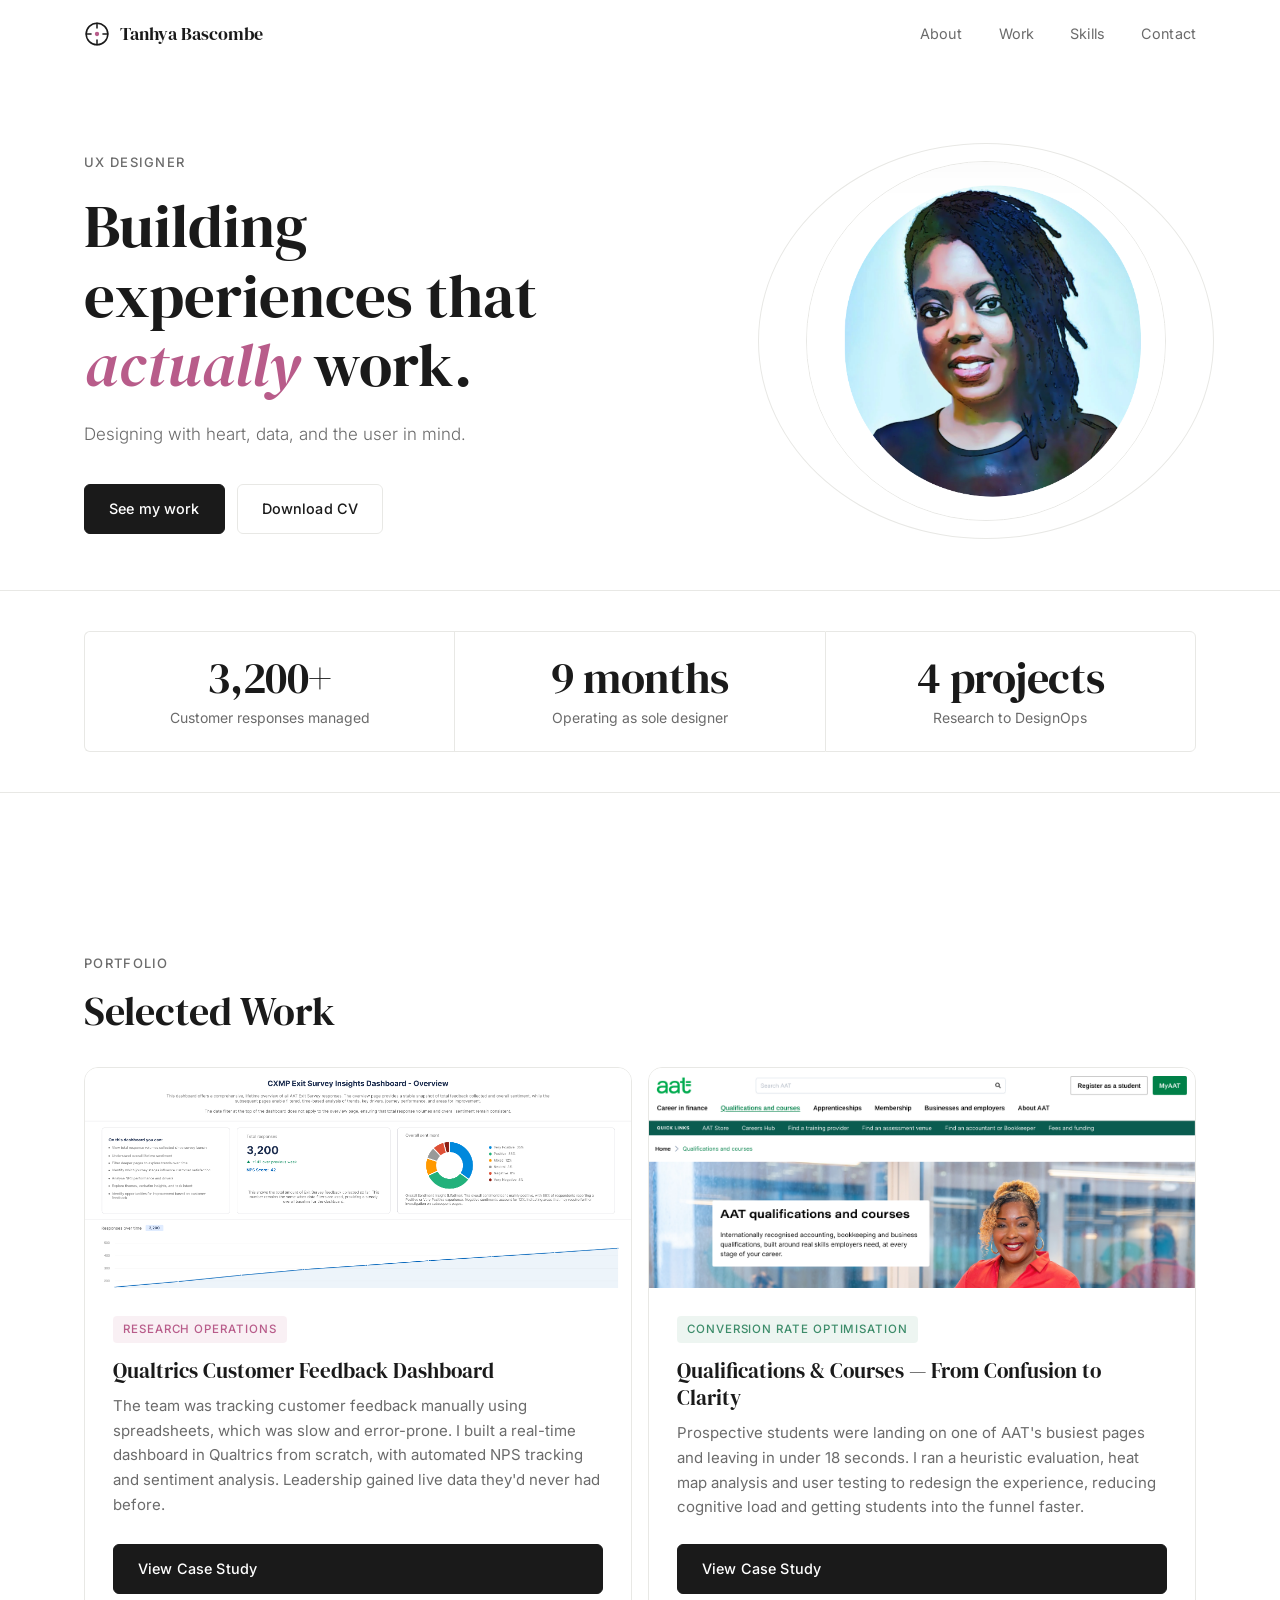
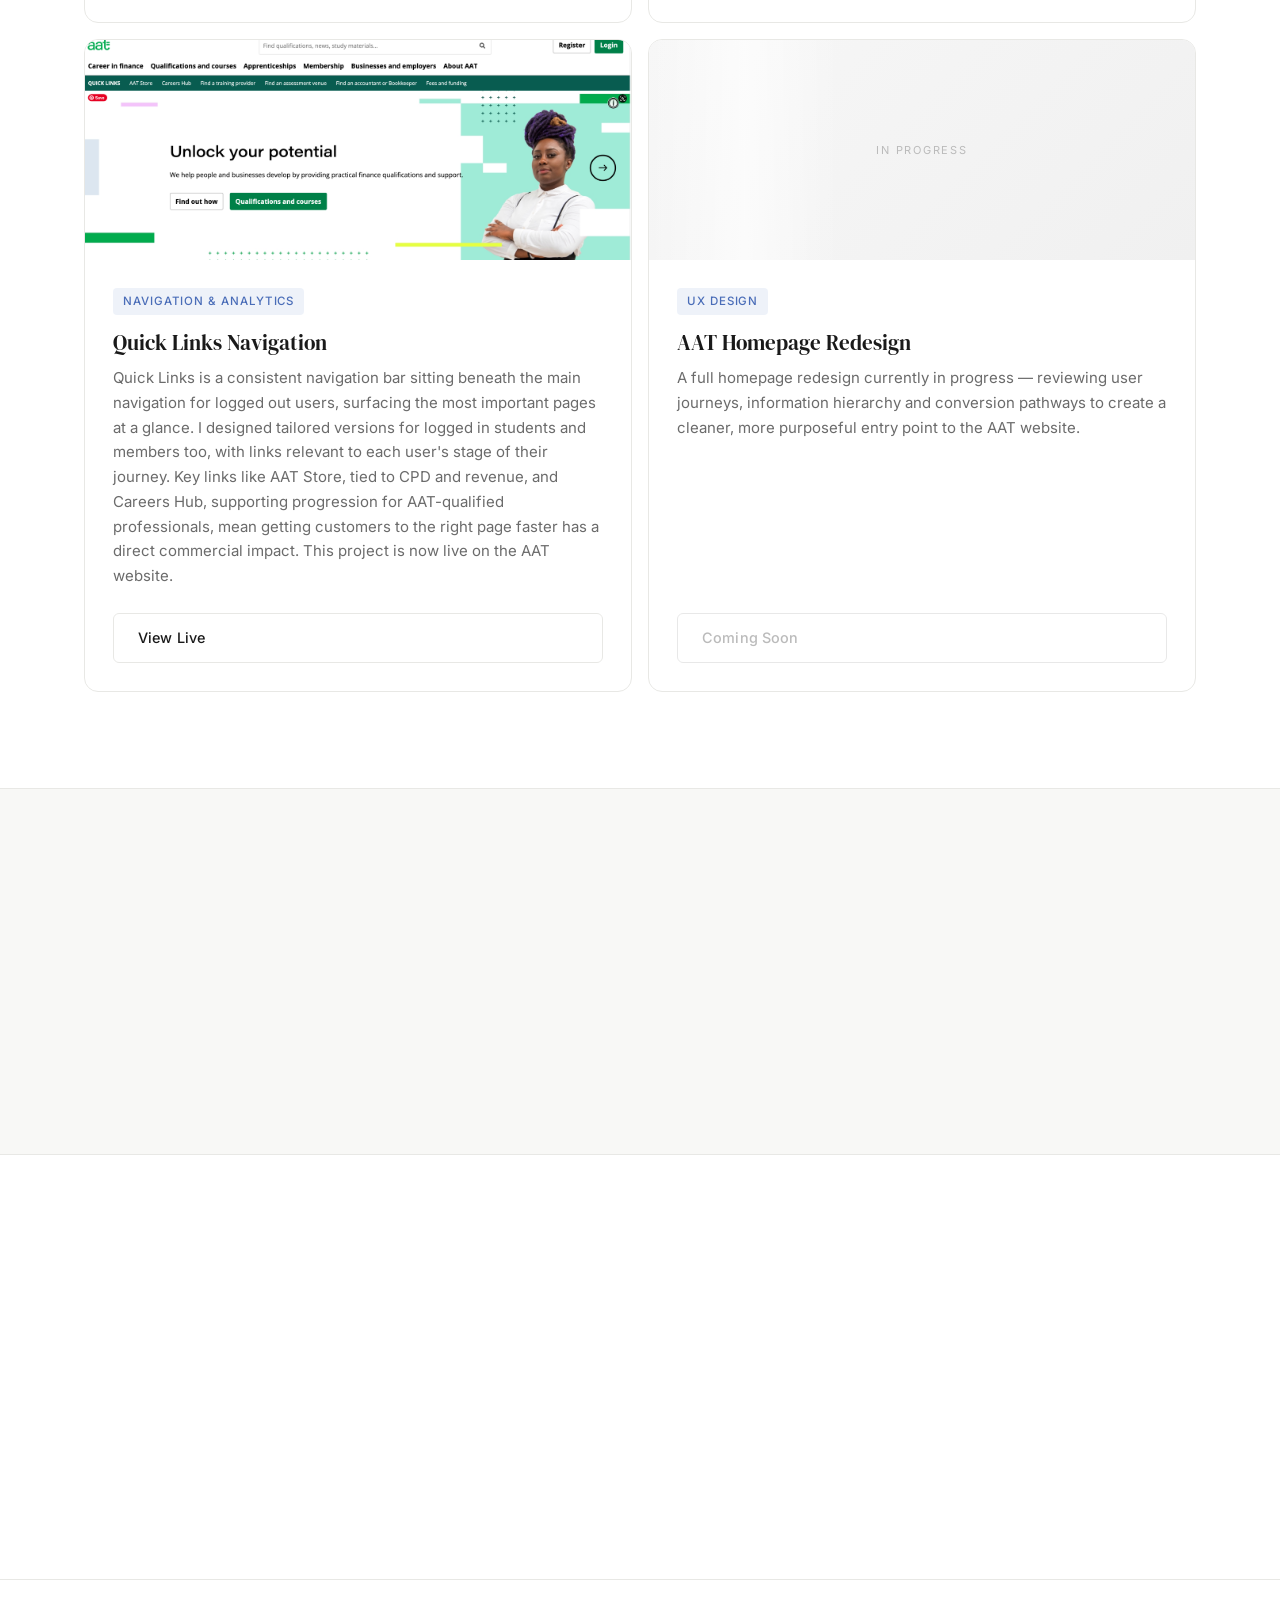
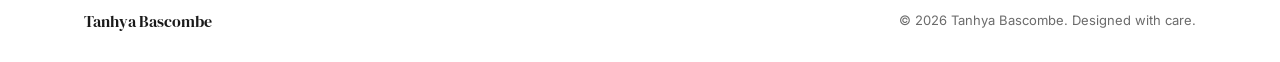
<file: index.html>
<!DOCTYPE html>
<html lang="en">
<head>
  <meta charset="UTF-8" />
  <meta name="viewport" content="width=device-width, initial-scale=1.0" />
  <title>Tanhya Bascombe — UX Designer</title>

  <!-- Fonts: DM Serif Display (headings) + Inter (body) -->
  <link rel="preconnect" href="https://fonts.googleapis.com" />
  <link rel="preconnect" href="https://fonts.gstatic.com" crossorigin />
  <link
    href="https://fonts.googleapis.com/css2?family=DM+Serif+Display:ital@0;1&family=Inter:wght@300;400;500&display=swap"
    rel="stylesheet"
  />

  <link rel="stylesheet" href="style.css" />
</head>
<body>

  <!-- =====================================================
       NAVIGATION
       ===================================================== -->
  <header class="nav-wrapper" id="nav">
    <nav class="nav-inner" aria-label="Main navigation">

      <!-- SVG compass logo mark + name -->
      <a href="#hero" class="nav-logo" aria-label="Tanhya Bascombe — back to top">
        <svg class="logo-mark" viewBox="0 0 24 24" width="26" height="26" aria-hidden="true" focusable="false">
          <g class="logo-spinner">
            <circle cx="12" cy="12" r="10" fill="none" stroke="currentColor" stroke-width="1.4"/>
            <line x1="12" y1="2"  x2="12" y2="6.5"  stroke="currentColor" stroke-width="1.4" stroke-linecap="round"/>
            <line x1="12" y1="17.5" x2="12" y2="22" stroke="currentColor" stroke-width="1.4" stroke-linecap="round"/>
            <line x1="2"  y1="12" x2="6.5"  y2="12" stroke="currentColor" stroke-width="1.4" stroke-linecap="round"/>
            <line x1="17.5" y1="12" x2="22" y2="12" stroke="currentColor" stroke-width="1.4" stroke-linecap="round"/>
          </g>
          <circle class="logo-dot" cx="12" cy="12" r="2" fill="#b85c8a"/>
        </svg>
        <span class="logo-text">Tanhya Bascombe</span>
      </a>

      <!-- Hamburger -->
      <button
        class="hamburger"
        id="hamburger"
        aria-label="Toggle navigation menu"
        aria-expanded="false"
        aria-controls="nav-links"
      >
        <span class="bar"></span>
        <span class="bar"></span>
        <span class="bar"></span>
      </button>

      <!-- Nav links -->
      <ul class="nav-links" id="nav-links" role="list">
        <li><a href="about.html">About</a></li>
        <li><a href="#work">Work</a></li>
        <li><a href="#skills">Skills</a></li>
        <li><a href="#contact">Contact</a></li>
      </ul>

    </nav>
  </header>

  <main>

    <!-- =====================================================
         HERO
         ===================================================== -->
    <section class="hero" id="hero" aria-label="Introduction">
      <div class="container hero-container">

        <!-- LEFT: text -->
        <div class="hero-text">
          <span class="hero-label">UX Designer</span>

          <h1 class="hero-heading">
            Building experiences that <em class="hero-italic">actually</em> work.
          </h1>

          <p class="hero-tagline">
            Designing with heart, data, and the user in mind.
          </p>

          <div class="hero-ctas">
            <a href="#work" class="btn btn-primary">See my work</a>
            <a
              href="images/Tanhya_Bascombe_CV.pdf"
              class="btn btn-outline"
              aria-label="Download Tanhya Bascombe's CV"
              target="_blank"
              rel="noopener noreferrer"
            >
              Download CV
            </a>
          </div>
        </div>

        <!-- RIGHT: photo -->
        <div class="hero-photo-wrap animate-on-scroll" aria-hidden="true">
          <div class="hero-photo">
            <img src="images/tanhya-portfolio-image.png" alt="Tanhya Bascombe, UX Designer" />
          </div>
          <div class="hero-photo-ring"></div>
        </div>

      </div>

      <!-- STATS BAR -->
      <div class="hero-stats" aria-label="Key stats">
        <div class="container stats-row">

          <div class="stat animate-on-scroll">
            <span class="stat-number">3,200+</span>
            <span class="stat-label">Customer responses managed</span>
          </div>

          <div class="stat animate-on-scroll">
            <span class="stat-number">9 months</span>
            <span class="stat-label">Operating as sole designer</span>
          </div>

          <div class="stat animate-on-scroll">
            <span class="stat-number">4 projects</span>
            <span class="stat-label">Research to DesignOps</span>
          </div>

        </div>
      </div>
    </section>


    <!-- =====================================================
         SELECTED WORK
         ===================================================== -->
    <section class="projects-section" id="work" aria-labelledby="work-heading">
      <div class="container">

        <p class="section-eyebrow animate-on-scroll">Portfolio</p>
        <h2 id="work-heading" class="section-heading animate-on-scroll">Selected Work</h2>

        <!-- 2×2 card grid -->
        <div class="project-grid animate-on-scroll">

          <!-- Card 1: Qualtrics -->
          <article class="project-card" aria-label="Project: Qualtrics Customer Feedback Dashboard">
            <div class="project-card-image">
              <img
                src="images/qualtrics-overview-card.png"
                alt="Qualtrics Customer Experience Dashboard overview"
              />
            </div>
            <div class="project-card-body">
              <span class="project-tag project-tag--pink">Research Operations</span>
              <h3 class="project-card-title">Qualtrics Customer Feedback Dashboard</h3>
              <p class="project-card-desc">
                The team was tracking customer feedback manually using spreadsheets, which was slow and
                error-prone. I built a real-time dashboard in Qualtrics from scratch, with automated NPS
                tracking and sentiment analysis. Leadership gained live data they'd never had before.
              </p>
              <a
                href="password.html?project=qualtrics"
                class="btn btn-primary project-card-cta"
                aria-label="View case study for Qualtrics Dashboard"
              >
                View Case Study
              </a>
            </div>
          </article>

          <!-- Card 2: Qualifications -->
          <article class="project-card" aria-label="Project: Qualifications and Courses">
            <div class="project-card-image">
              <img
                src="images/qualifications-after-cx-feedback-desktop.png"
                alt="Qualifications and Courses redesign final design"
              />
            </div>
            <div class="project-card-body">
              <span class="project-tag project-tag--green">Conversion Rate Optimisation</span>
              <h3 class="project-card-title">Qualifications &amp; Courses — From Confusion to Clarity</h3>
              <p class="project-card-desc">
                Prospective students were landing on one of AAT's busiest pages and leaving in under 18 seconds.
                I ran a heuristic evaluation, heat map analysis and user testing to redesign the experience,
                reducing cognitive load and getting students into the funnel faster.
              </p>
              <a
                href="password.html?project=qualifications"
                class="btn btn-primary project-card-cta"
                aria-label="View case study for Qualifications and Courses"
              >
                View Case Study
              </a>
            </div>
          </article>

          <!-- Card 3: Quick Links -->
          <article class="project-card" aria-label="Project: Quick Links Navigation">
            <div class="project-card-image">
              <img
                src="images/quick-links.png"
                alt="Quick Links navigation — live on the AAT website"
                style="object-position: center 20%;"
              />
            </div>
            <div class="project-card-body">
              <span class="project-tag project-tag--blue">Navigation &amp; Analytics</span>
              <h3 class="project-card-title">Quick Links Navigation</h3>
              <p class="project-card-desc">
                Quick Links is a consistent navigation bar sitting beneath the main navigation for logged out
                users, surfacing the most important pages at a glance. I designed tailored versions for logged
                in students and members too, with links relevant to each user's stage of their journey. Key
                links like AAT Store, tied to CPD and revenue, and Careers Hub, supporting progression for
                AAT-qualified professionals, mean getting customers to the right page faster has a direct
                commercial impact. This project is now live on the AAT website.
              </p>
              <a
                href="https://www.aat.org.uk"
                class="btn btn-outline project-card-cta"
                target="_blank"
                rel="noopener noreferrer"
                aria-label="View the AAT website — Quick Links case study"
              >
                View Live
              </a>
            </div>
          </article>

          <!-- Card 4: AAT Homepage Redesign (Coming Soon) -->
          <article class="project-card" aria-label="Project: AAT Homepage Redesign — coming soon">
            <div class="project-card-image project-card-image--shimmer">
              <span class="shimmer-label">In Progress</span>
            </div>
            <div class="project-card-body">
              <span class="project-tag project-tag--blue">UX Design</span>
              <h3 class="project-card-title">AAT Homepage Redesign</h3>
              <p class="project-card-desc">
                A full homepage redesign currently in progress — reviewing user journeys, information
                hierarchy and conversion pathways to create a cleaner, more purposeful entry point to
                the AAT website.
              </p>
              <span
                class="btn project-card-cta project-card-cta--disabled"
                aria-disabled="true"
              >
                Coming Soon
              </span>
            </div>
          </article>

        </div>

      </div>
    </section>


    <!-- =====================================================
         SKILLS
         ===================================================== -->
    <section class="skills-section" id="skills" aria-labelledby="skills-heading">
      <div class="container">

        <p class="section-eyebrow animate-on-scroll">What I work with</p>
        <h2 id="skills-heading" class="section-heading animate-on-scroll">Skills &amp; tools</h2>

        <ul class="skills-tags animate-on-scroll" role="list" aria-label="Skills and tools">
          <li class="skill-tag skill-tag--pink">Figma</li>
          <li class="skill-tag skill-tag--pink">Figma Make</li>
          <li class="skill-tag skill-tag--pink">Prototyping</li>
          <li class="skill-tag skill-tag--pink">Wireframing</li>
          <li class="skill-tag skill-tag--green">UX Research</li>
          <li class="skill-tag skill-tag--green">User Testing</li>
          <li class="skill-tag skill-tag--green">Heuristic Evaluation</li>
          <li class="skill-tag skill-tag--green">Heat Map Analysis</li>
          <li class="skill-tag skill-tag--blue">Qualtrics</li>
          <li class="skill-tag skill-tag--blue">Google Analytics</li>
          <li class="skill-tag skill-tag--blue">A/B Testing</li>
          <li class="skill-tag skill-tag--neutral">DesignOps</li>
          <li class="skill-tag skill-tag--neutral">Stakeholder Management</li>
        </ul>

      </div>
    </section>


    <!-- =====================================================
         CONTACT
         ===================================================== -->
    <section class="contact-section" id="contact" aria-labelledby="contact-heading">
      <div class="container contact-container">

        <p class="section-eyebrow animate-on-scroll">Say hello</p>
        <h2 id="contact-heading" class="section-heading animate-on-scroll">Let's work together</h2>

        <p class="contact-subtext animate-on-scroll">
          Seeking a remote UX role in a fast-moving, product-led environment.
        </p>

        <div class="contact-links animate-on-scroll" aria-label="Contact options">

          <a href="mailto:tanhya.bascombe@gmail.com" class="btn btn-primary contact-btn" aria-label="Send Tanhya an email">
            <svg xmlns="http://www.w3.org/2000/svg" viewBox="0 0 24 24" width="18" height="18" aria-hidden="true" focusable="false">
              <path d="M20 4H4C2.9 4 2.01 4.9 2.01 6L2 18c0 1.1.9 2 2 2h16c1.1 0 2-.9 2-2V6c0-1.1-.9-2-2-2zm0 4l-8 5-8-5V6l8 5 8-5v2z"/>
            </svg>
            Email me
          </a>

          <a
            href="https://www.linkedin.com/in/tbascombe"
            class="btn btn-outline contact-btn"
            aria-label="Visit Tanhya's LinkedIn profile"
            rel="noopener noreferrer"
            target="_blank"
          >
            <svg xmlns="http://www.w3.org/2000/svg" viewBox="0 0 24 24" width="18" height="18" aria-hidden="true" focusable="false">
              <path d="M20.447 20.452h-3.554v-5.569c0-1.328-.027-3.037-1.852-3.037-1.853 0-2.136 1.445-2.136 2.939v5.667H9.351V9h3.414v1.561h.046c.477-.9 1.637-1.85 3.37-1.85 3.601 0 4.267 2.37 4.267 5.455v6.286zM5.337 7.433a2.062 2.062 0 01-2.063-2.065 2.064 2.064 0 112.063 2.065zm1.782 13.019H3.555V9h3.564v11.452zM22.225 0H1.771C.792 0 0 .774 0 1.729v20.542C0 23.227.792 24 1.771 24h20.451C23.2 24 24 23.227 24 22.271V1.729C24 .774 23.2 0 22.222 0h.003z"/>
            </svg>
            LinkedIn
          </a>

          <a
            href="images/Tanhya_Bascombe_CV.pdf"
            class="btn btn-ghost contact-btn"
            aria-label="Download Tanhya Bascombe's CV"
            target="_blank"
            rel="noopener noreferrer"
          >
            <svg xmlns="http://www.w3.org/2000/svg" viewBox="0 0 24 24" width="18" height="18" aria-hidden="true" focusable="false">
              <path d="M19 9h-4V3H9v6H5l7 7 7-7zm-8 2V5h2v6h1.17L12 13.17 9.83 11H11zm-6 7h14v2H5z"/>
            </svg>
            Download CV
          </a>

        </div>

      </div>
    </section>

  </main>

  <!-- =====================================================
       FOOTER
       ===================================================== -->
  <footer class="site-footer">
    <div class="container footer-inner">
      <span class="footer-name">Tanhya Bascombe</span>
      <span class="footer-copy">&copy; 2026 Tanhya Bascombe. Designed with care.</span>
    </div>
  </footer>

  <script src="script.js"></script>
</body>
</html>
</file>
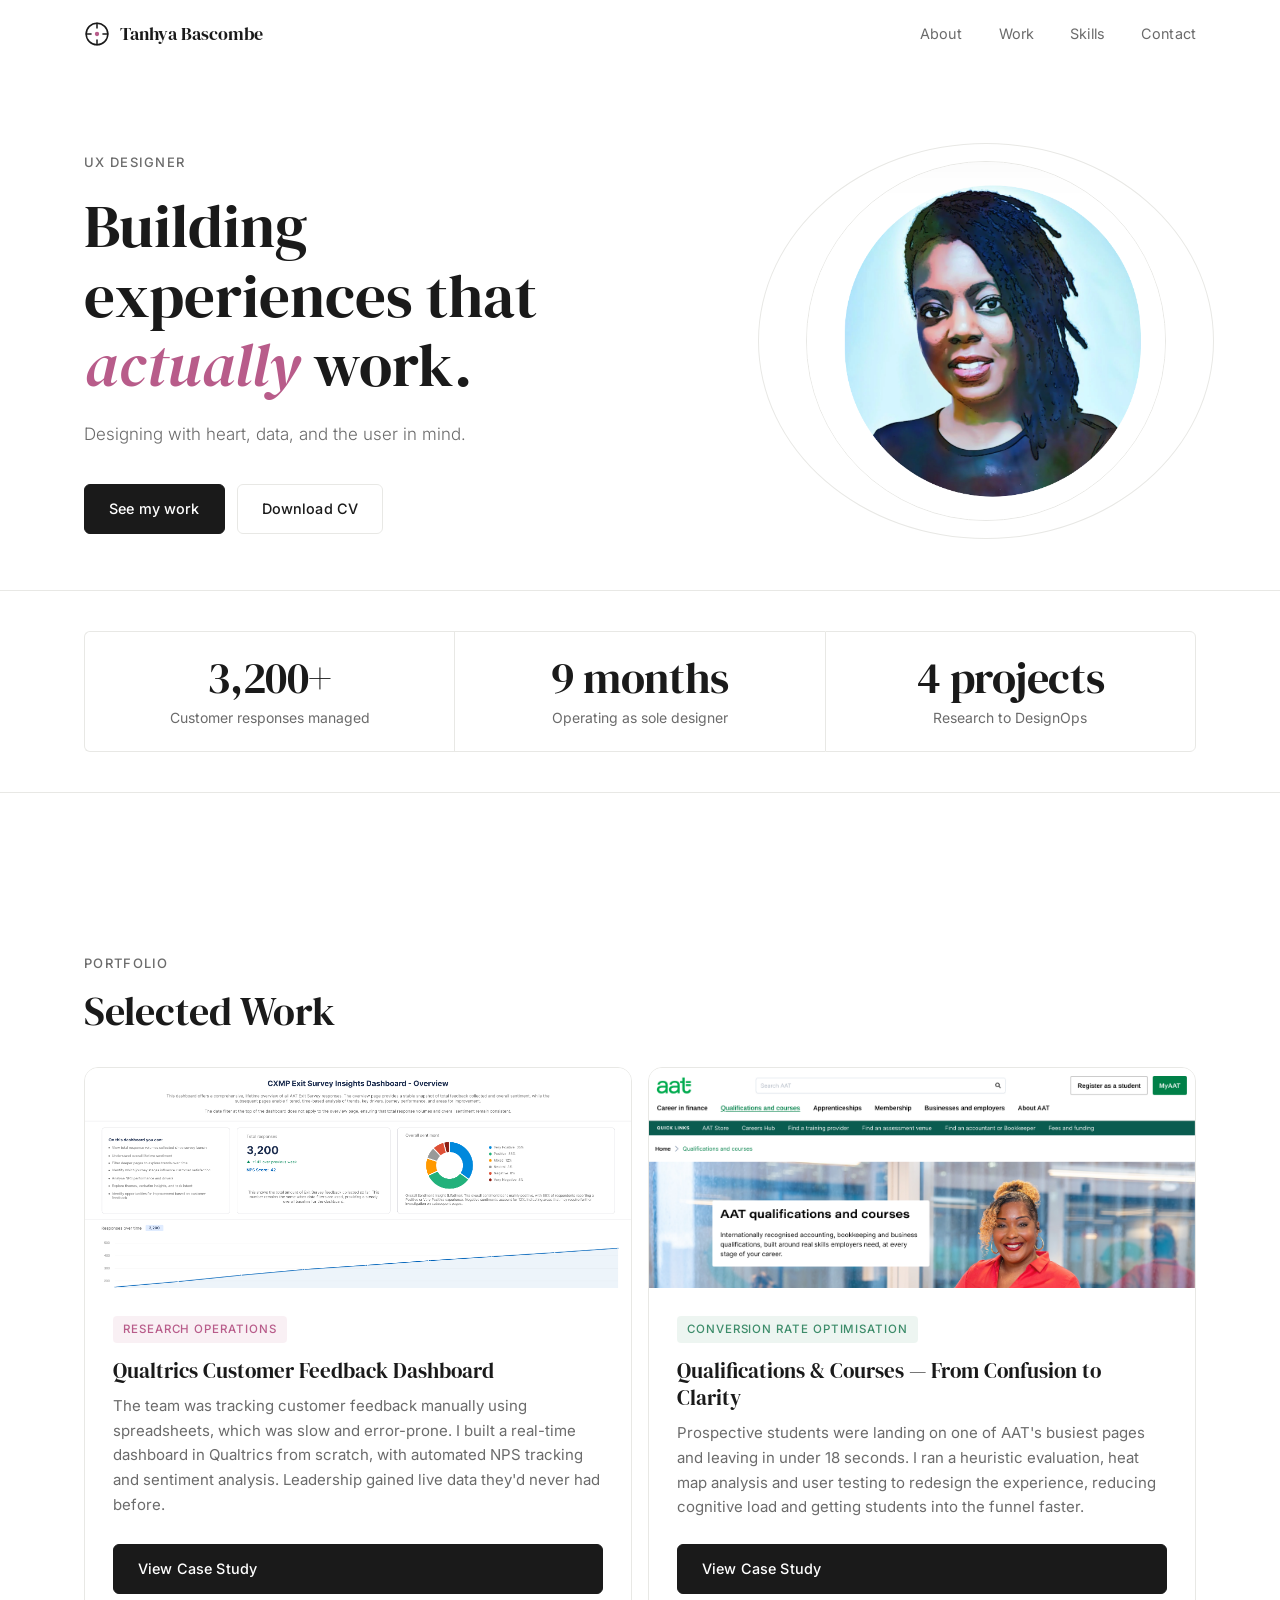
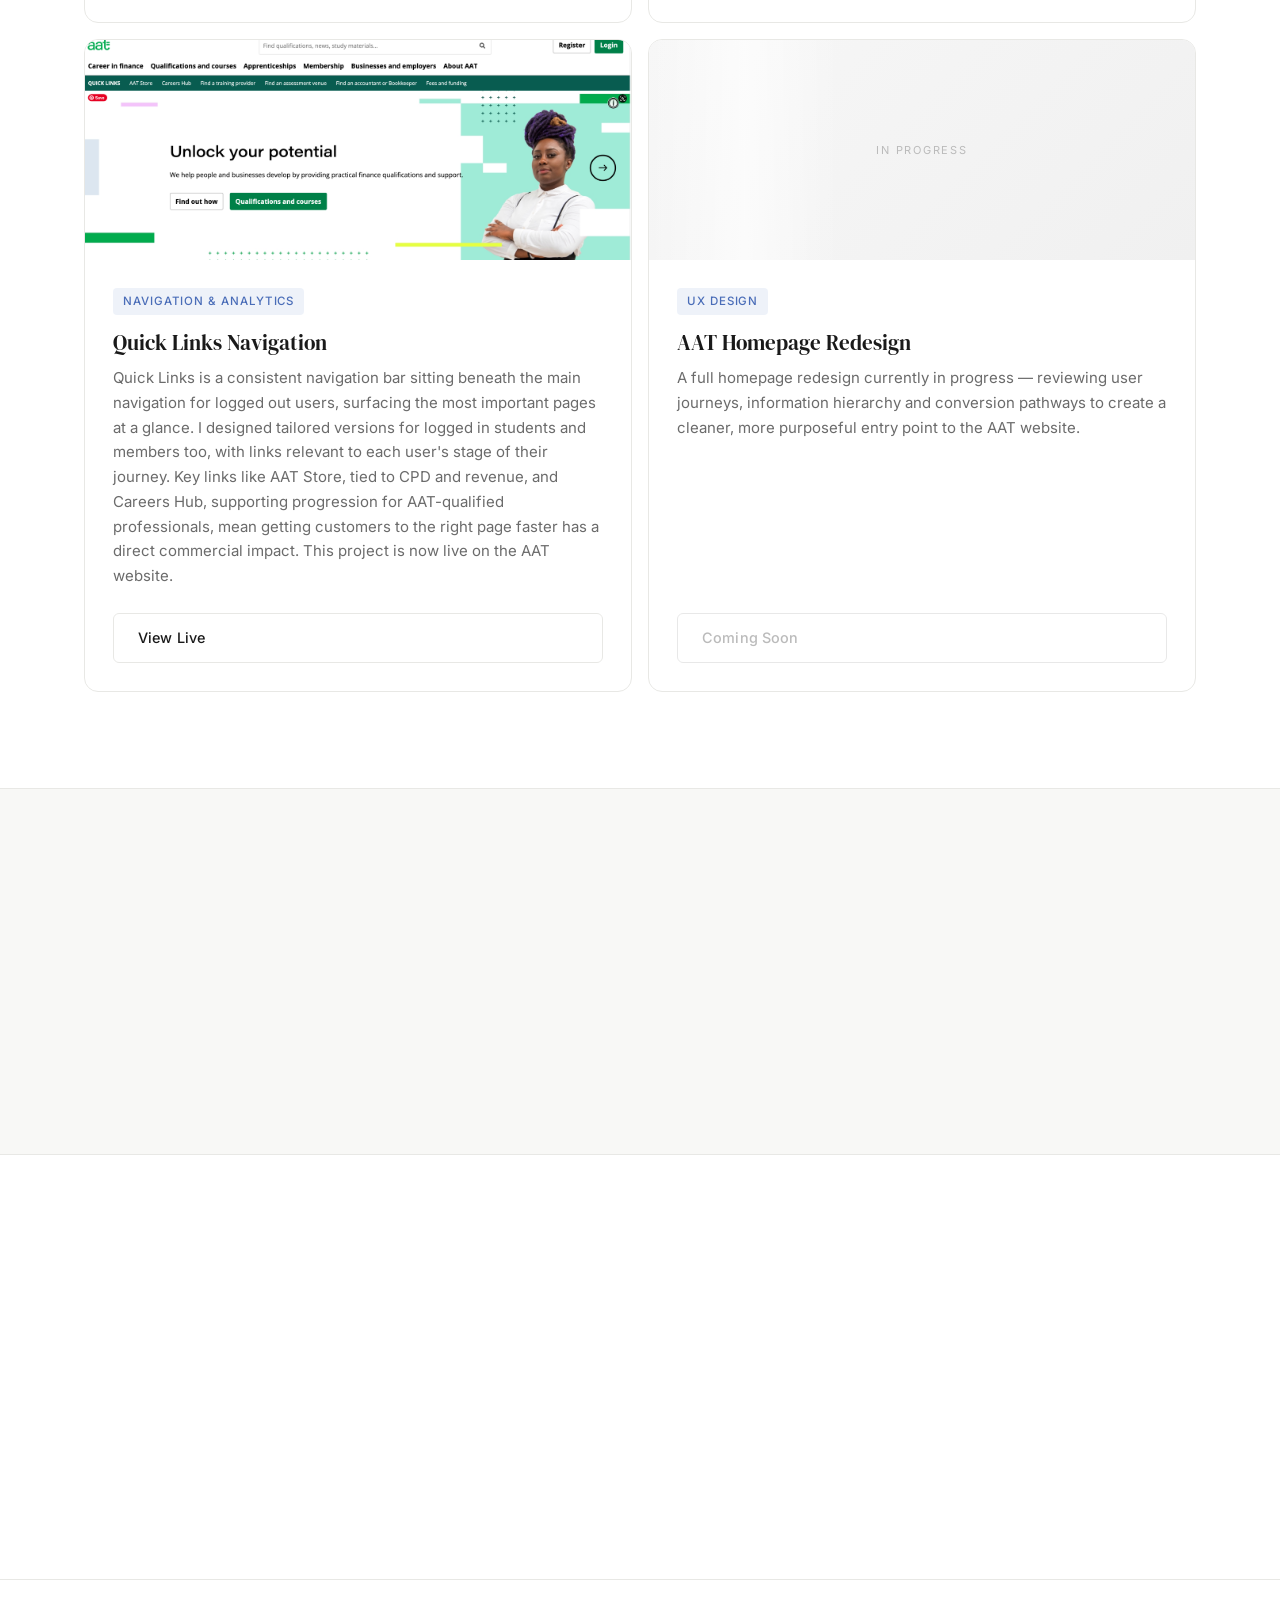
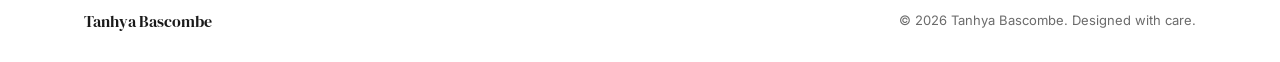
<file: password.html>
<!DOCTYPE html>
<html lang="en">
<head>
  <meta charset="UTF-8" />
  <meta name="viewport" content="width=device-width, initial-scale=1.0" />
  <title>Protected Work — Tanhya Bascombe</title>

  <!-- Fonts: DM Serif Display + Inter -->
  <link rel="preconnect" href="https://fonts.googleapis.com" />
  <link rel="preconnect" href="https://fonts.gstatic.com" crossorigin />
  <link
    href="https://fonts.googleapis.com/css2?family=DM+Serif+Display:ital@0;1&family=Inter:wght@300;400;500&display=swap"
    rel="stylesheet"
  />

  <link rel="stylesheet" href="style.css" />
</head>
<body>

  <!-- =====================================================
       NAV (minimal — logo + back link)
       ===================================================== -->
  <header class="nav-wrapper" id="nav">
    <nav class="nav-inner" aria-label="Main navigation">

      <a href="index.html" class="nav-logo" aria-label="Tanhya Bascombe — back to portfolio">
        <svg class="logo-mark" viewBox="0 0 24 24" width="26" height="26" aria-hidden="true" focusable="false">
          <g class="logo-spinner">
            <circle cx="12" cy="12" r="10" fill="none" stroke="currentColor" stroke-width="1.4"/>
            <line x1="12" y1="2"    x2="12" y2="6.5"  stroke="currentColor" stroke-width="1.4" stroke-linecap="round"/>
            <line x1="12" y1="17.5" x2="12" y2="22"   stroke="currentColor" stroke-width="1.4" stroke-linecap="round"/>
            <line x1="2"    y1="12" x2="6.5"  y2="12" stroke="currentColor" stroke-width="1.4" stroke-linecap="round"/>
            <line x1="17.5" y1="12" x2="22"   y2="12" stroke="currentColor" stroke-width="1.4" stroke-linecap="round"/>
          </g>
          <circle class="logo-dot" cx="12" cy="12" r="2" fill="#b85c8a"/>
        </svg>
        <span class="logo-text">Tanhya Bascombe</span>
      </a>

      <a href="index.html#work" class="btn btn-ghost" style="font-size:0.875rem; padding:8px 16px;">
        ← Back to work
      </a>

    </nav>
  </header>

  <main class="password-page">

    <div class="password-card load-in" id="password-card">

      <!-- Lock icon -->
      <div class="password-lock-icon" aria-hidden="true">
        <svg xmlns="http://www.w3.org/2000/svg" viewBox="0 0 24 24" width="22" height="22" fill="none" stroke="currentColor" stroke-width="1.75" stroke-linecap="round" stroke-linejoin="round" aria-hidden="true">
          <rect x="3" y="11" width="18" height="11" rx="2"/>
          <path d="M7 11V7a5 5 0 0 1 10 0v4"/>
        </svg>
      </div>

      <!-- Dynamic project tag — populated by JS -->
      <div id="project-tag-wrap"></div>

      <h1 class="password-heading" id="password-heading">This case study is password protected</h1>

      <p class="password-subtext">
        Enter the password to access this project. If you don't have it, feel free to reach out and I'll share it with you directly.
      </p>

      <form class="password-form" id="password-form" novalidate>
        <input
          type="password"
          class="password-input"
          id="password-input"
          placeholder="Enter password"
          autocomplete="current-password"
          aria-label="Case study password"
        />

        <p class="password-error" id="password-error" role="alert" aria-live="polite">
          Incorrect password. Try again.
        </p>

        <button type="submit" class="btn btn-primary password-submit">
          Unlock
        </button>
      </form>

      <div class="password-divider">or</div>

      <a href="mailto:tanhya.bascombe@gmail.com" class="password-back-link">
        Request access via email →
      </a>

    </div>

  </main>

  <!-- =====================================================
       FOOTER
       ===================================================== -->
  <footer class="site-footer">
    <div class="container footer-inner">
      <span class="footer-name">Tanhya Bascombe</span>
      <span class="footer-copy">&copy; 2026 Tanhya Bascombe. Designed with care.</span>
    </div>
  </footer>

  <script>
    // ===========================================================
    //  Password gate logic
    //  - Reads ?project= URL param to determine redirect target
    //  - Checks sessionStorage for previous authentication
    //  - Password: "FrozeLight89*"
    //  - Shake animation + error message on wrong password
    // ===========================================================

    const PASSWORD  = 'FrozeLight89*';

    const PROJECTS = {
      qualtrics:      { label: 'Research Operations',           tagClass: 'project-tag--pink',    redirect: 'qualtrics.html' },
      qualifications: { label: 'Conversion Rate Optimisation',  tagClass: 'project-tag--green',   redirect: 'qualifications.html' },
    };

    // ---- Parse the project from the URL ----
    const params      = new URLSearchParams(window.location.search);
    const projectKey  = (params.get('project') || '').toLowerCase();
    const projectInfo = PROJECTS[projectKey];

    // If the project param is unknown, redirect home
    if (!projectInfo) {
      window.location.replace('index.html');
    }

    // ---- Check if already authenticated (sessionStorage) ----
    if (sessionStorage.getItem('auth_' + projectKey) === '1') {
      window.location.replace(projectInfo.redirect);
    }

    // ---- Render dynamic project tag ----
    const tagWrap = document.getElementById('project-tag-wrap');
    if (tagWrap && projectInfo) {
      const tag = document.createElement('span');
      tag.className = 'project-tag ' + projectInfo.tagClass;
      tag.textContent = projectInfo.label;
      tagWrap.appendChild(tag);
    }

    // ---- Form submission ----
    const form    = document.getElementById('password-form');
    const input   = document.getElementById('password-input');
    const errorEl = document.getElementById('password-error');

    form && form.addEventListener('submit', function (e) {
      e.preventDefault();
      const attempt = input.value.trim();

      if (attempt === PASSWORD) {
        // Correct — store auth token and redirect
        sessionStorage.setItem('auth_' + projectKey, '1');
        window.location.assign(projectInfo.redirect);
      } else {
        // Wrong — show error + shake
        errorEl.classList.add('is-visible');
        input.classList.remove('shake');

        // Re-trigger animation (force reflow)
        void input.offsetWidth;
        input.classList.add('shake');

        input.select();

        // Remove shake class after animation
        input.addEventListener('animationend', () => {
          input.classList.remove('shake');
        }, { once: true });
      }
    });

    // ---- Clear error when typing ----
    input && input.addEventListener('input', () => {
      errorEl.classList.remove('is-visible');
    });
  </script>

</body>
</html>
</file>
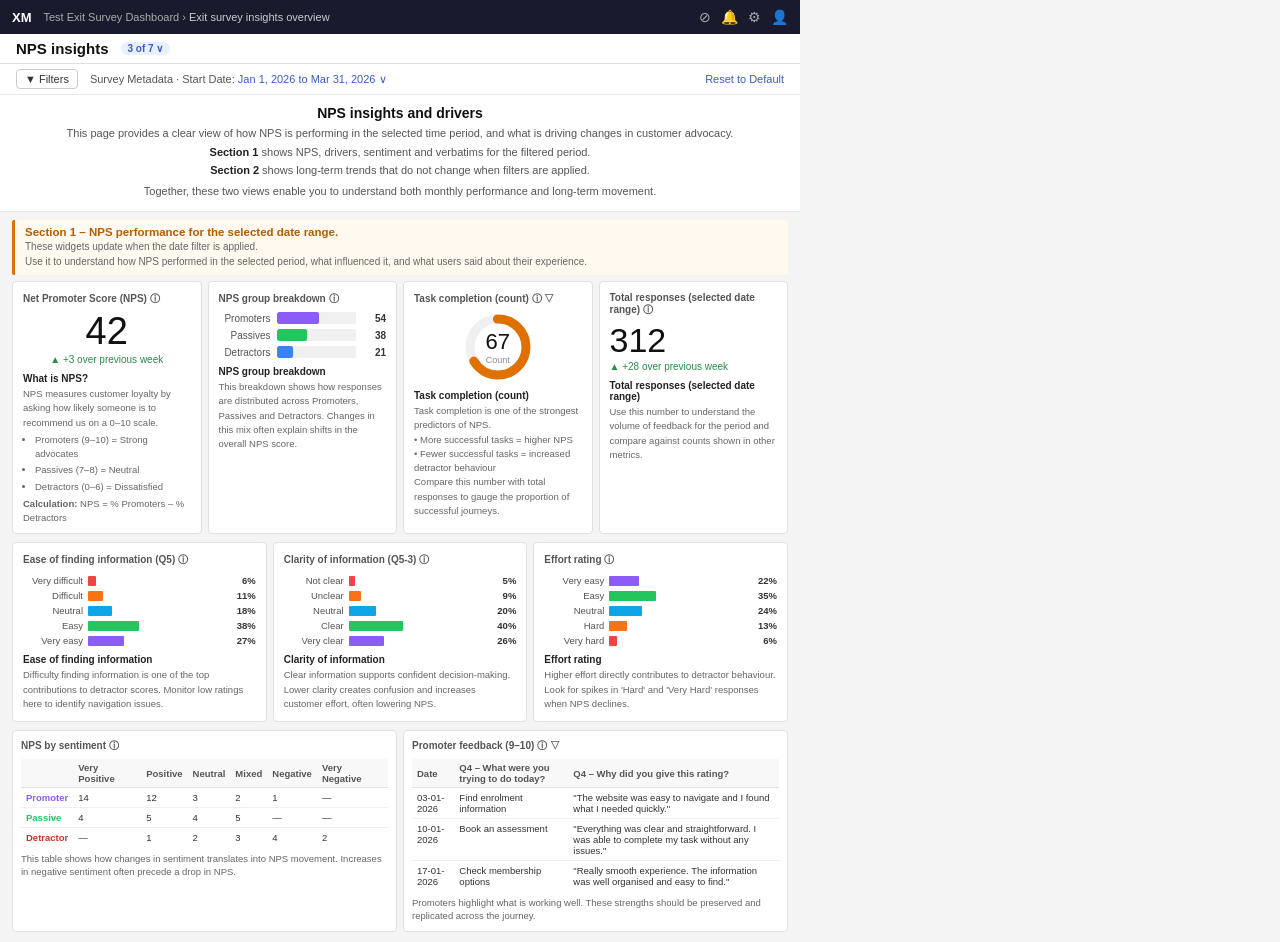
<file: qualtrics-dashboard-preview.html>
<!DOCTYPE html>
<html lang="en">
<head>
<meta charset="UTF-8" />
<meta name="viewport" content="width=device-width, initial-scale=1.0" />
<title>NPS Insights and Drivers</title>
<script src="https://mcp.figma.com/mcp/html-to-design/capture.js" async></script>
<style>
  * { box-sizing: border-box; margin: 0; padding: 0; }
  body {
    font-family: -apple-system, BlinkMacSystemFont, 'Segoe UI', sans-serif;
    font-size: 12px;
    background: #f4f4f4;
    color: #333;
    width: 800px;
  }

  /* ── Top nav ── */
  .top-nav {
    background: #1a1a2e;
    color: #ccc;
    display: flex;
    align-items: center;
    padding: 0 12px;
    height: 34px;
    font-size: 11px;
    gap: 8px;
  }
  .top-nav .logo {
    font-weight: 700;
    color: #fff;
    font-size: 13px;
    margin-right: 4px;
  }
  .top-nav .breadcrumb { color: #aaa; }
  .top-nav .breadcrumb span { color: #ccc; }
  .top-nav .spacer { flex: 1; }
  .top-nav .nav-icons { display: flex; gap: 10px; color: #aaa; font-size: 14px; }

  /* ── Sub nav ── */
  .sub-nav {
    background: #fff;
    border-bottom: 1px solid #e0e0e0;
    padding: 6px 16px;
    display: flex;
    align-items: center;
    gap: 12px;
  }
  .sub-nav .page-title {
    font-size: 15px;
    font-weight: 600;
    color: #111;
  }
  .sub-nav .badge {
    background: #e8f0fe;
    color: #3c5bca;
    border-radius: 10px;
    padding: 1px 7px;
    font-size: 10px;
    font-weight: 600;
  }

  /* ── Filter bar ── */
  .filter-bar {
    background: #fff;
    border-bottom: 1px solid #e8e8e8;
    padding: 5px 16px;
    display: flex;
    align-items: center;
    gap: 12px;
    font-size: 11px;
    color: #555;
  }
  .filter-btn {
    border: 1px solid #ccc;
    border-radius: 4px;
    padding: 3px 8px;
    background: #fff;
    cursor: pointer;
    display: flex;
    align-items: center;
    gap: 4px;
    color: #333;
  }
  .filter-bar .date-range { color: #3c5bca; font-weight: 500; }
  .filter-bar .reset { color: #3c5bca; cursor: pointer; margin-left: auto; }

  /* ── Page intro ── */
  .page-intro {
    background: #fff;
    border-bottom: 1px solid #e8e8e8;
    padding: 10px 20px;
    text-align: center;
  }
  .page-intro h2 {
    font-size: 14px;
    font-weight: 700;
    color: #111;
    margin-bottom: 4px;
  }
  .page-intro p {
    font-size: 11px;
    color: #555;
    line-height: 1.5;
    margin-bottom: 2px;
  }
  .page-intro p strong { font-weight: 600; color: #222; }

  /* ── Section header ── */
  .section-header {
    background: #fff9f0;
    border-left: 3px solid #e07000;
    margin: 8px 12px 6px;
    padding: 6px 10px;
    border-radius: 2px;
  }
  .section-header h3 {
    font-size: 11.5px;
    font-weight: 700;
    color: #b85c00;
  }
  .section-header p {
    font-size: 10px;
    color: #666;
    margin-top: 2px;
    line-height: 1.45;
  }

  /* ── Metric cards row ── */
  .metrics-row {
    display: grid;
    grid-template-columns: repeat(4, 1fr);
    gap: 6px;
    margin: 0 12px 8px;
  }
  .metric-card {
    background: #fff;
    border: 1px solid #e0e0e0;
    border-radius: 4px;
    padding: 10px 10px 8px;
  }
  .metric-card .card-title {
    font-size: 10px;
    color: #555;
    font-weight: 600;
    display: flex;
    align-items: center;
    gap: 3px;
    margin-bottom: 6px;
  }
  .metric-card .card-title .info { color: #aaa; font-size: 11px; }
  .metric-card .big-number {
    font-size: 34px;
    font-weight: 300;
    color: #111;
    line-height: 1;
    margin-bottom: 4px;
  }
  .metric-card .change {
    font-size: 10px;
    color: #2a8c4a;
    font-weight: 500;
  }
  .metric-card .change.negative { color: #c0392b; }
  .metric-card .card-desc-title {
    font-size: 10px;
    font-weight: 700;
    color: #222;
    margin-top: 8px;
    margin-bottom: 3px;
  }
  .metric-card .card-desc {
    font-size: 9.5px;
    color: #666;
    line-height: 1.5;
  }
  .metric-card .card-desc ul {
    padding-left: 12px;
    margin: 3px 0;
  }
  .metric-card .card-desc li { margin-bottom: 2px; }

  /* NPS gauge */
  .nps-gauge {
    display: flex;
    flex-direction: column;
    align-items: center;
    margin-bottom: 6px;
  }
  .nps-gauge .big-number { font-size: 38px; font-weight: 300; }
  .nps-gauge .change { font-size: 10px; color: #2a8c4a; }

  /* NPS bar chart */
  .bar-chart { margin-top: 4px; }
  .bar-row {
    display: flex;
    align-items: center;
    gap: 6px;
    margin-bottom: 5px;
    font-size: 10px;
  }
  .bar-label { width: 52px; color: #555; text-align: right; flex-shrink: 0; }
  .bar-track { flex: 1; background: #f0f0f0; border-radius: 2px; height: 12px; overflow: hidden; }
  .bar-fill { height: 100%; border-radius: 2px; }
  .bar-val { width: 24px; color: #333; font-weight: 600; text-align: right; flex-shrink: 0; }
  .promoter-bar { background: #8b5cf6; }
  .passive-bar { background: #22c55e; }
  .detractor-bar { background: #3b82f6; }

  /* Donut */
  .donut-wrap {
    display: flex;
    justify-content: center;
    align-items: center;
    margin: 4px 0 6px;
    position: relative;
  }
  .donut-wrap svg { display: block; }
  .donut-center {
    position: absolute;
    text-align: center;
  }
  .donut-center .d-num { font-size: 22px; font-weight: 300; color: #111; }
  .donut-center .d-lbl { font-size: 9px; color: #888; }

  /* ── Charts row ── */
  .charts-row {
    display: grid;
    grid-template-columns: repeat(3, 1fr);
    gap: 6px;
    margin: 0 12px 8px;
  }
  .chart-card {
    background: #fff;
    border: 1px solid #e0e0e0;
    border-radius: 4px;
    padding: 10px;
  }
  .chart-card .card-title {
    font-size: 10px;
    font-weight: 600;
    color: #555;
    margin-bottom: 8px;
    display: flex;
    align-items: center;
    gap: 3px;
  }
  .chart-card .card-desc-title {
    font-size: 10px;
    font-weight: 700;
    color: #222;
    margin-top: 8px;
    margin-bottom: 3px;
  }
  .chart-card .card-desc {
    font-size: 9.5px;
    color: #666;
    line-height: 1.5;
  }

  /* Horizontal bar chart (likert) */
  .likert-row {
    display: flex;
    align-items: center;
    gap: 5px;
    margin-bottom: 4px;
    font-size: 9.5px;
  }
  .likert-label { width: 60px; color: #555; text-align: right; flex-shrink: 0; }
  .likert-bars { flex: 1; display: flex; gap: 1px; height: 10px; }
  .likert-seg { border-radius: 1px; height: 100%; }
  .l-purple { background: #8b5cf6; }
  .l-green  { background: #22c55e; }
  .l-teal   { background: #0ea5e9; }
  .l-orange { background: #f97316; }
  .l-red    { background: #ef4444; }
  .likert-pct { width: 28px; text-align: right; color: #333; font-weight: 600; }

  /* ── Bottom tables row ── */
  .tables-row {
    display: grid;
    grid-template-columns: 1fr 1fr;
    gap: 6px;
    margin: 0 12px 10px;
  }
  .table-card {
    background: #fff;
    border: 1px solid #e0e0e0;
    border-radius: 4px;
    padding: 8px;
    overflow: hidden;
  }
  .table-card .card-title {
    font-size: 10px;
    font-weight: 600;
    color: #555;
    margin-bottom: 6px;
    display: flex;
    align-items: center;
    gap: 3px;
  }
  table { width: 100%; border-collapse: collapse; font-size: 9.5px; }
  th {
    background: #f8f8f8;
    border-bottom: 1px solid #e0e0e0;
    padding: 3px 5px;
    text-align: left;
    color: #555;
    font-weight: 600;
  }
  td {
    padding: 4px 5px;
    border-bottom: 1px solid #f0f0f0;
    color: #333;
    vertical-align: top;
  }
  tr:last-child td { border-bottom: none; }
  .det-col { color: #c0392b; font-weight: 600; }
  .pro-col { color: #8b5cf6; font-weight: 600; }
  .pas-col { color: #22c55e; font-weight: 600; }
  .link { color: #3c5bca; font-size: 8.5px; }
  .table-desc {
    font-size: 9.5px;
    color: #666;
    margin-top: 5px;
    line-height: 1.4;
  }
</style>
</head>
<body>

<!-- Top nav -->
<div class="top-nav">
  <span class="logo">XM</span>
  <span class="breadcrumb">Test Exit Survey Dashboard › <span>Exit survey insights overview</span></span>
  <div class="spacer"></div>
  <div class="nav-icons">
    <span>⊘</span><span>🔔</span><span>⚙</span><span>👤</span>
  </div>
</div>

<!-- Sub nav -->
<div class="sub-nav">
  <span class="page-title">NPS insights</span>
  <span class="badge">3 of 7 ∨</span>
</div>

<!-- Filter bar -->
<div class="filter-bar">
  <span class="filter-btn">▼ Filters</span>
  <span>Survey Metadata · Start Date: <span class="date-range">Jan 1, 2026 to Mar 31, 2026 ∨</span></span>
  <span class="reset">Reset to Default</span>
</div>

<!-- Page intro -->
<div class="page-intro">
  <h2>NPS insights and drivers</h2>
  <p>This page provides a clear view of how NPS is performing in the selected time period, and what is driving changes in customer advocacy.</p>
  <p><strong>Section 1</strong> shows NPS, drivers, sentiment and verbatims for the filtered period.</p>
  <p><strong>Section 2</strong> shows long-term trends that do not change when filters are applied.</p>
  <p style="margin-top:4px;">Together, these two views enable you to understand both monthly performance and long-term movement.</p>
</div>

<!-- Section 1 header -->
<div class="section-header">
  <h3>Section 1 – NPS performance for the selected date range.</h3>
  <p>These widgets update when the date filter is applied.<br>
  Use it to understand how NPS performed in the selected period, what influenced it, and what users said about their experience.</p>
</div>

<!-- Metric cards -->
<div class="metrics-row">

  <!-- NPS score -->
  <div class="metric-card">
    <div class="card-title">Net Promoter Score (NPS) ⓘ</div>
    <div class="nps-gauge">
      <div class="big-number">42</div>
      <div class="change">▲ +3 over previous week</div>
    </div>
    <div class="card-desc-title">What is NPS?</div>
    <div class="card-desc">
      NPS measures customer loyalty by asking how likely someone is to recommend us on a 0–10 scale.<br>
      <ul>
        <li>Promoters (9–10) = Strong advocates</li>
        <li>Passives (7–8) = Neutral</li>
        <li>Detractors (0–6) = Dissatisfied</li>
      </ul>
      <strong>Calculation:</strong> NPS = % Promoters – % Detractors
    </div>
  </div>

  <!-- NPS group breakdown -->
  <div class="metric-card">
    <div class="card-title">NPS group breakdown ⓘ</div>
    <div class="bar-chart">
      <div class="bar-row">
        <span class="bar-label">Promoters</span>
        <div class="bar-track"><div class="bar-fill promoter-bar" style="width:54%"></div></div>
        <span class="bar-val">54</span>
      </div>
      <div class="bar-row">
        <span class="bar-label">Passives</span>
        <div class="bar-track"><div class="bar-fill passive-bar" style="width:38%"></div></div>
        <span class="bar-val">38</span>
      </div>
      <div class="bar-row">
        <span class="bar-label">Detractors</span>
        <div class="bar-track"><div class="bar-fill detractor-bar" style="width:21%"></div></div>
        <span class="bar-val">21</span>
      </div>
    </div>
    <div class="card-desc-title">NPS group breakdown</div>
    <div class="card-desc">
      This breakdown shows how responses are distributed across Promoters, Passives and Detractors. Changes in this mix often explain shifts in the overall NPS score.
    </div>
  </div>

  <!-- Task completion -->
  <div class="metric-card">
    <div class="card-title">Task completion (count) ⓘ ▽</div>
    <div class="donut-wrap" style="height:70px;">
      <svg width="70" height="70" viewBox="0 0 70 70">
        <circle cx="35" cy="35" r="28" fill="none" stroke="#f0f0f0" stroke-width="9"/>
        <circle cx="35" cy="35" r="28" fill="none" stroke="#e07000" stroke-width="9"
          stroke-dasharray="117 58" stroke-linecap="round"
          transform="rotate(-90 35 35)"/>
      </svg>
      <div class="donut-center">
        <div class="d-num">67</div>
        <div class="d-lbl">Count</div>
      </div>
    </div>
    <div class="card-desc-title">Task completion (count)</div>
    <div class="card-desc">
      Task completion is one of the strongest predictors of NPS.<br>
      • More successful tasks = higher NPS<br>
      • Fewer successful tasks = increased detractor behaviour<br>
      Compare this number with total responses to gauge the proportion of successful journeys.
    </div>
  </div>

  <!-- Total responses -->
  <div class="metric-card">
    <div class="card-title">Total responses (selected date range) ⓘ</div>
    <div class="big-number" style="font-size:34px;margin-bottom:4px;">312</div>
    <div class="change">▲ +28 over previous week</div>
    <div class="card-desc-title">Total responses (selected date range)</div>
    <div class="card-desc">
      Use this number to understand the volume of feedback for the period and compare against counts shown in other metrics.
    </div>
  </div>

</div>

<!-- Charts row -->
<div class="charts-row">

  <!-- Ease of finding info -->
  <div class="chart-card">
    <div class="card-title">Ease of finding information (Q5) ⓘ</div>
    <div class="likert-row">
      <span class="likert-label">Very difficult</span>
      <div class="likert-bars"><div class="likert-seg l-red" style="width:6%"></div></div>
      <span class="likert-pct">6%</span>
    </div>
    <div class="likert-row">
      <span class="likert-label">Difficult</span>
      <div class="likert-bars"><div class="likert-seg l-orange" style="width:11%"></div></div>
      <span class="likert-pct">11%</span>
    </div>
    <div class="likert-row">
      <span class="likert-label">Neutral</span>
      <div class="likert-bars"><div class="likert-seg l-teal" style="width:18%"></div></div>
      <span class="likert-pct">18%</span>
    </div>
    <div class="likert-row">
      <span class="likert-label">Easy</span>
      <div class="likert-bars"><div class="likert-seg l-green" style="width:38%"></div></div>
      <span class="likert-pct">38%</span>
    </div>
    <div class="likert-row">
      <span class="likert-label">Very easy</span>
      <div class="likert-bars"><div class="likert-seg l-purple" style="width:27%"></div></div>
      <span class="likert-pct">27%</span>
    </div>
    <div class="card-desc-title">Ease of finding information</div>
    <div class="card-desc">Difficulty finding information is one of the top contributions to detractor scores. Monitor low ratings here to identify navigation issues.</div>
  </div>

  <!-- Clarity of information -->
  <div class="chart-card">
    <div class="card-title">Clarity of information (Q5-3) ⓘ</div>
    <div class="likert-row">
      <span class="likert-label">Not clear</span>
      <div class="likert-bars"><div class="likert-seg l-red" style="width:5%"></div></div>
      <span class="likert-pct">5%</span>
    </div>
    <div class="likert-row">
      <span class="likert-label">Unclear</span>
      <div class="likert-bars"><div class="likert-seg l-orange" style="width:9%"></div></div>
      <span class="likert-pct">9%</span>
    </div>
    <div class="likert-row">
      <span class="likert-label">Neutral</span>
      <div class="likert-bars"><div class="likert-seg l-teal" style="width:20%"></div></div>
      <span class="likert-pct">20%</span>
    </div>
    <div class="likert-row">
      <span class="likert-label">Clear</span>
      <div class="likert-bars"><div class="likert-seg l-green" style="width:40%"></div></div>
      <span class="likert-pct">40%</span>
    </div>
    <div class="likert-row">
      <span class="likert-label">Very clear</span>
      <div class="likert-bars"><div class="likert-seg l-purple" style="width:26%"></div></div>
      <span class="likert-pct">26%</span>
    </div>
    <div class="card-desc-title">Clarity of information</div>
    <div class="card-desc">Clear information supports confident decision-making. Lower clarity creates confusion and increases customer effort, often lowering NPS.</div>
  </div>

  <!-- Effort rating -->
  <div class="chart-card">
    <div class="card-title">Effort rating ⓘ</div>
    <div class="likert-row">
      <span class="likert-label">Very easy</span>
      <div class="likert-bars"><div class="likert-seg l-purple" style="width:22%"></div></div>
      <span class="likert-pct">22%</span>
    </div>
    <div class="likert-row">
      <span class="likert-label">Easy</span>
      <div class="likert-bars"><div class="likert-seg l-green" style="width:35%"></div></div>
      <span class="likert-pct">35%</span>
    </div>
    <div class="likert-row">
      <span class="likert-label">Neutral</span>
      <div class="likert-bars"><div class="likert-seg l-teal" style="width:24%"></div></div>
      <span class="likert-pct">24%</span>
    </div>
    <div class="likert-row">
      <span class="likert-label">Hard</span>
      <div class="likert-bars"><div class="likert-seg l-orange" style="width:13%"></div></div>
      <span class="likert-pct">13%</span>
    </div>
    <div class="likert-row">
      <span class="likert-label">Very hard</span>
      <div class="likert-bars"><div class="likert-seg l-red" style="width:6%"></div></div>
      <span class="likert-pct">6%</span>
    </div>
    <div class="card-desc-title">Effort rating</div>
    <div class="card-desc">Higher effort directly contributes to detractor behaviour. Look for spikes in 'Hard' and 'Very Hard' responses when NPS declines.</div>
  </div>

</div>

<!-- Bottom tables -->
<div class="tables-row">

  <!-- NPS by sentiment -->
  <div class="table-card">
    <div class="card-title">NPS by sentiment ⓘ</div>
    <table>
      <thead>
        <tr>
          <th></th>
          <th>Very Positive</th>
          <th>Positive</th>
          <th>Neutral</th>
          <th>Mixed</th>
          <th>Negative</th>
          <th>Very Negative</th>
        </tr>
      </thead>
      <tbody>
        <tr>
          <td class="pro-col">Promoter</td>
          <td>14</td><td>12</td><td>3</td><td>2</td><td>1</td><td>—</td>
        </tr>
        <tr>
          <td class="pas-col">Passive</td>
          <td>4</td><td>5</td><td>4</td><td>5</td><td>—</td><td>—</td>
        </tr>
        <tr>
          <td class="det-col">Detractor</td>
          <td>—</td><td>1</td><td>2</td><td>3</td><td>4</td><td>2</td>
        </tr>
      </tbody>
    </table>
    <div class="table-desc">This table shows how changes in sentiment translates into NPS movement. Increases in negative sentiment often precede a drop in NPS.</div>
  </div>

  <!-- Verbatim feedback -->
  <div class="table-card">
    <div class="card-title">Promoter feedback (9–10) ⓘ ▽</div>
    <table>
      <thead>
        <tr>
          <th>Date</th>
          <th>Q4 – What were you trying to do today?</th>
          <th>Q4 – Why did you give this rating?</th>
        </tr>
      </thead>
      <tbody>
        <tr>
          <td>03-01-2026</td>
          <td>Find enrolment information</td>
          <td>"The website was easy to navigate and I found what I needed quickly."</td>
        </tr>
        <tr>
          <td>10-01-2026</td>
          <td>Book an assessment</td>
          <td>"Everything was clear and straightforward. I was able to complete my task without any issues."</td>
        </tr>
        <tr>
          <td>17-01-2026</td>
          <td>Check membership options</td>
          <td>"Really smooth experience. The information was well organised and easy to find."</td>
        </tr>
      </tbody>
    </table>
    <div class="table-desc">Promoters highlight what is working well. These strengths should be preserved and replicated across the journey.</div>
  </div>

</div>

</body>
</html>
</file>
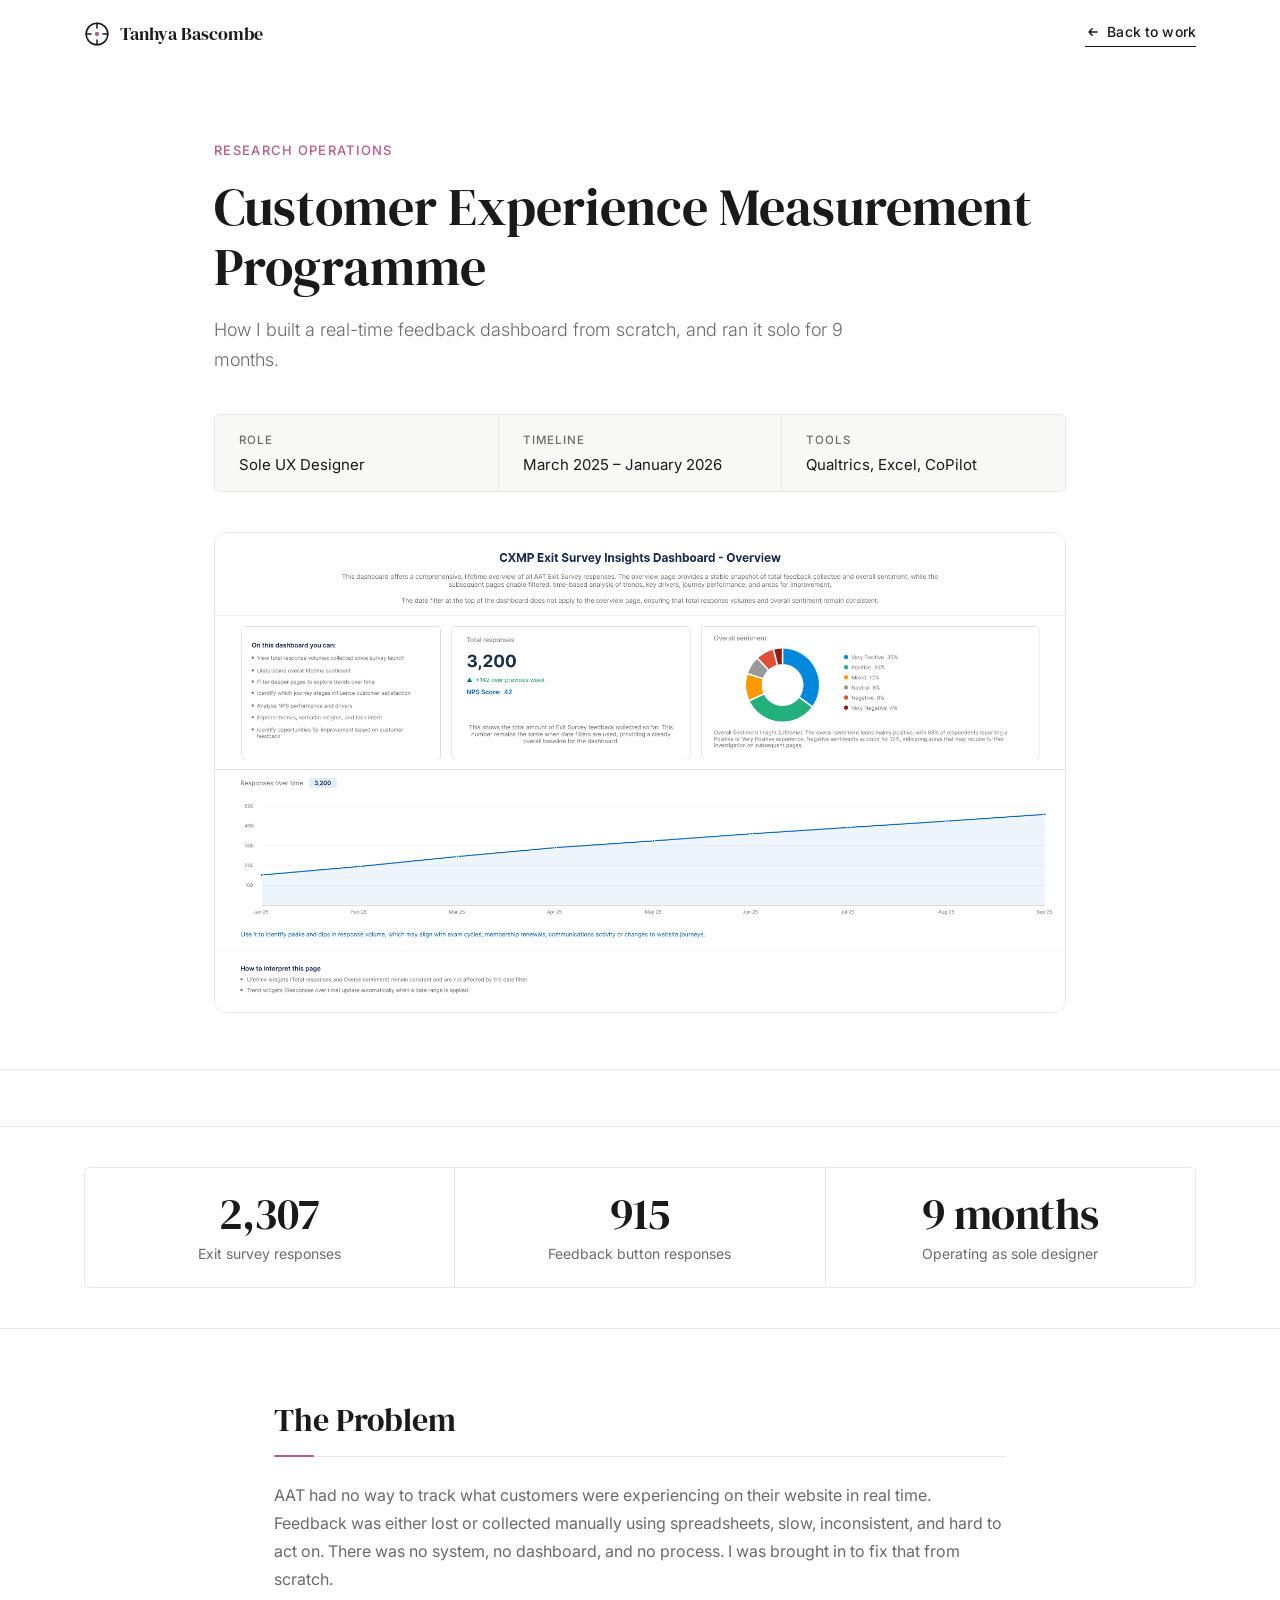
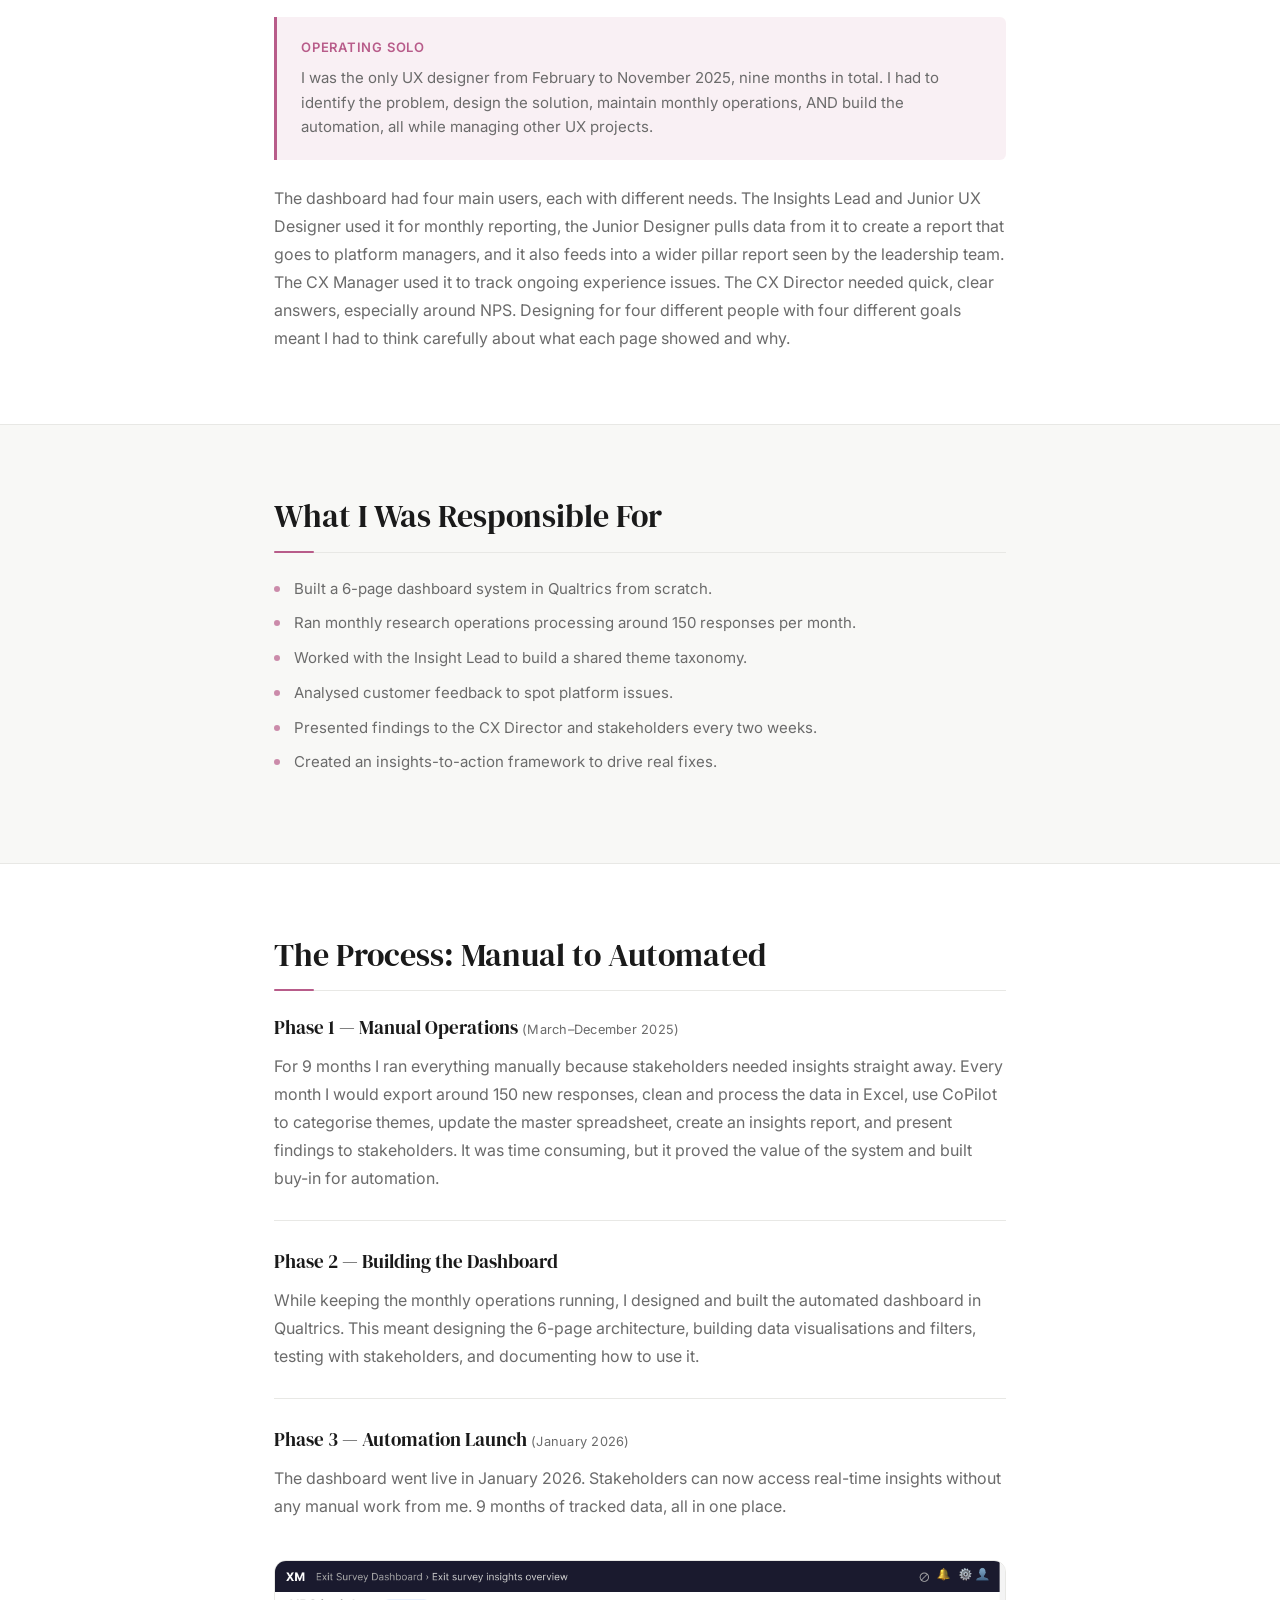
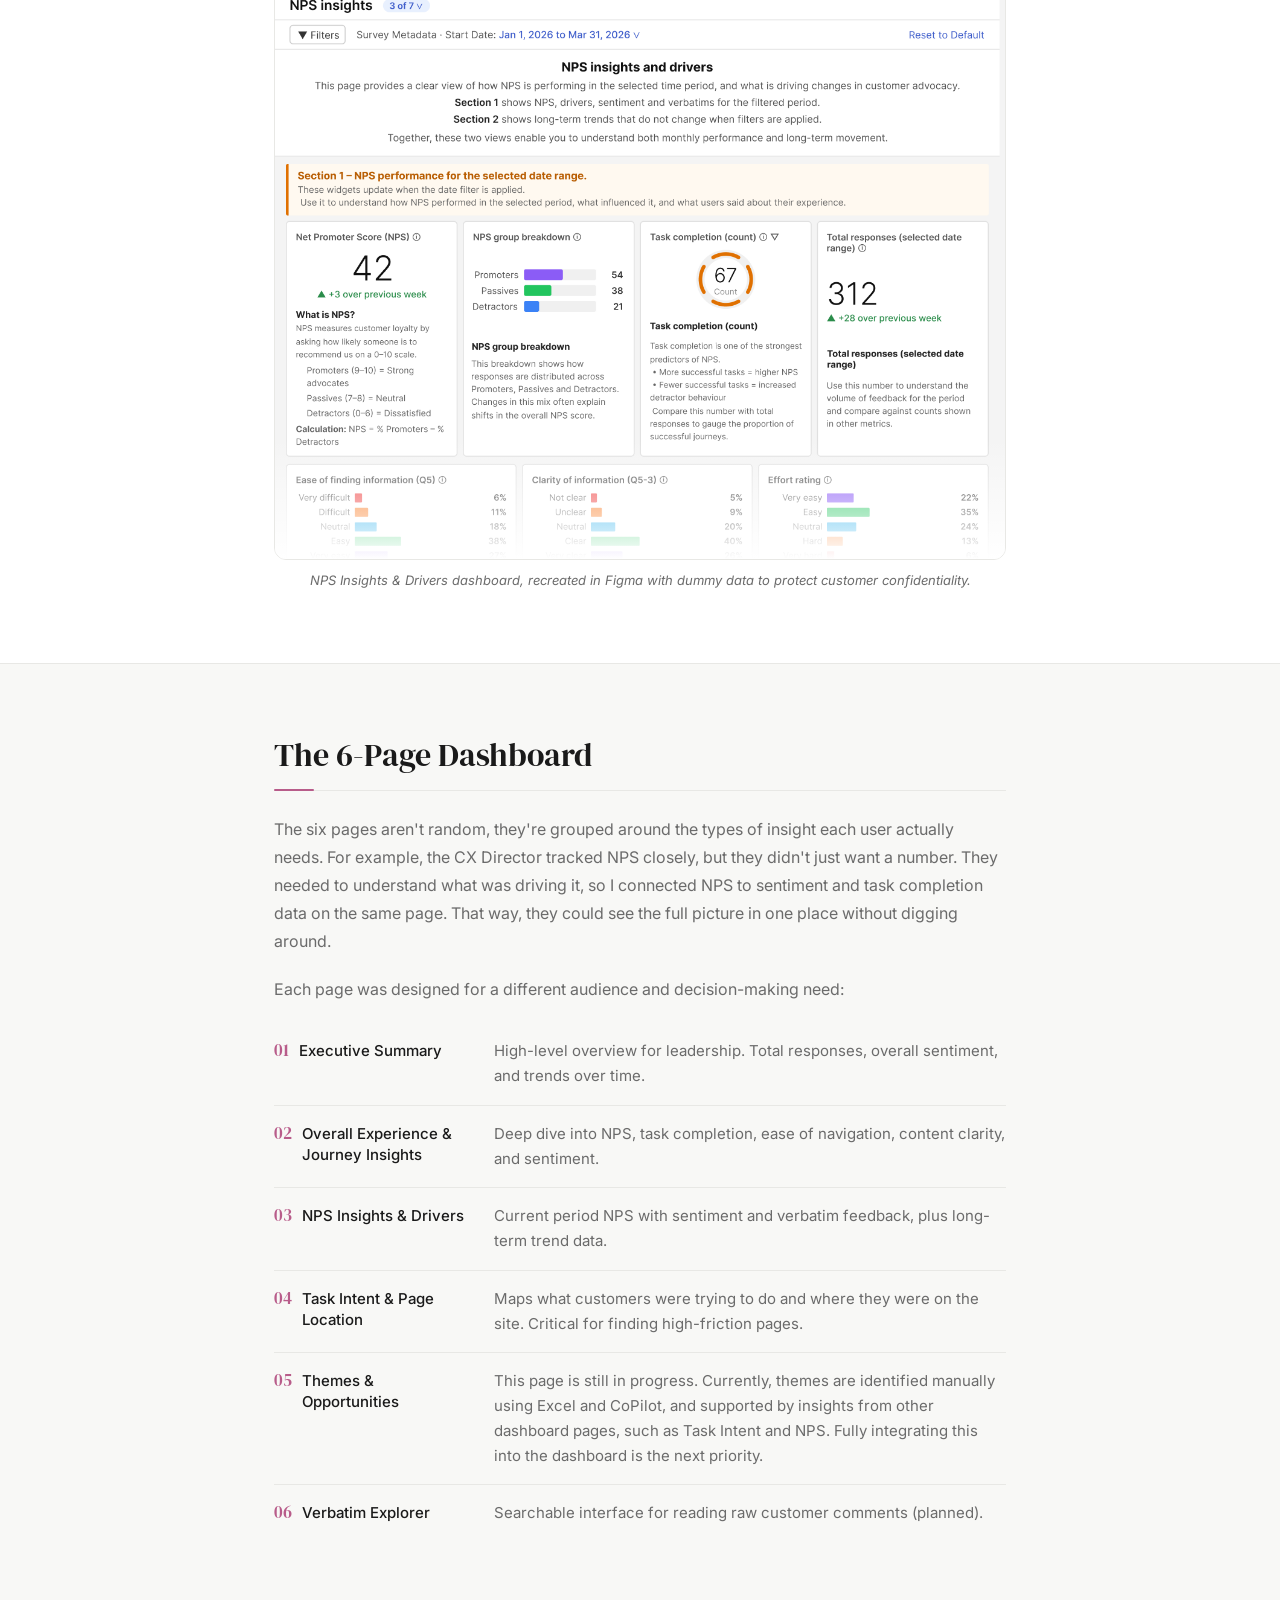
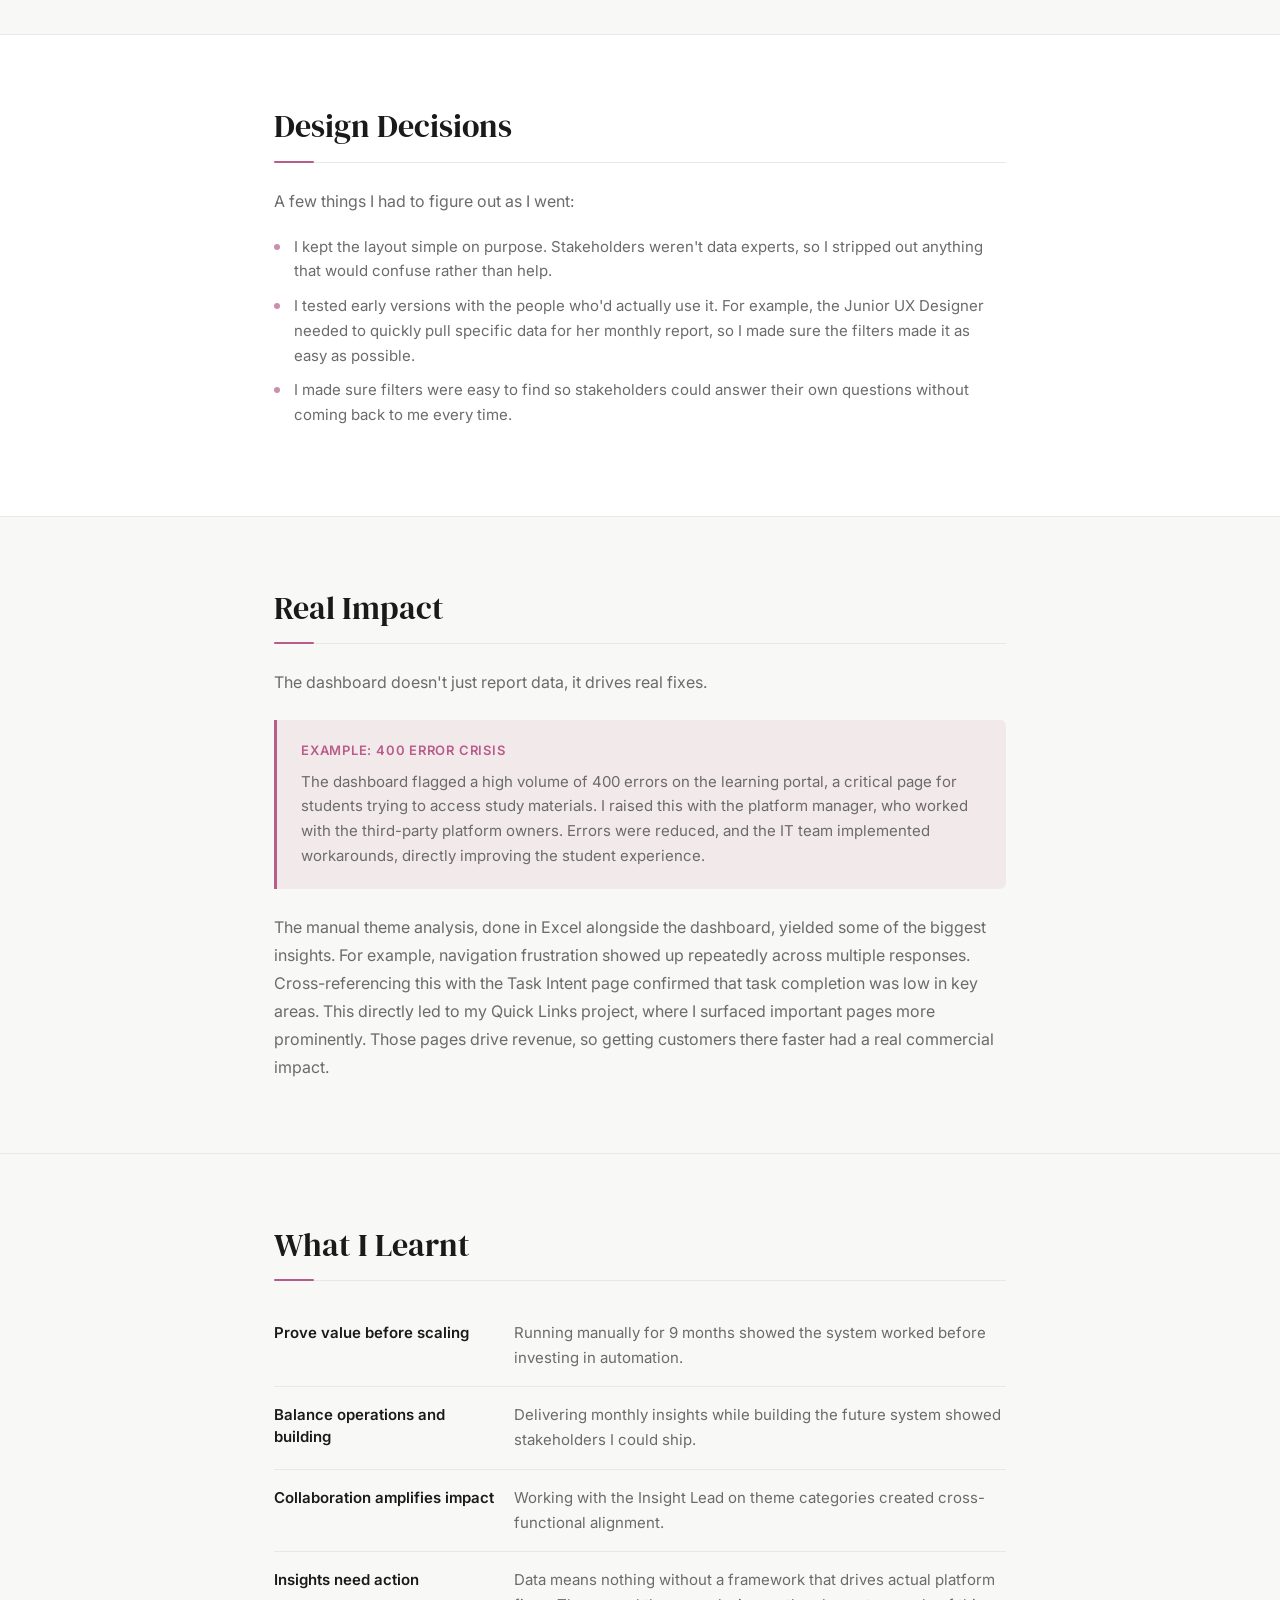
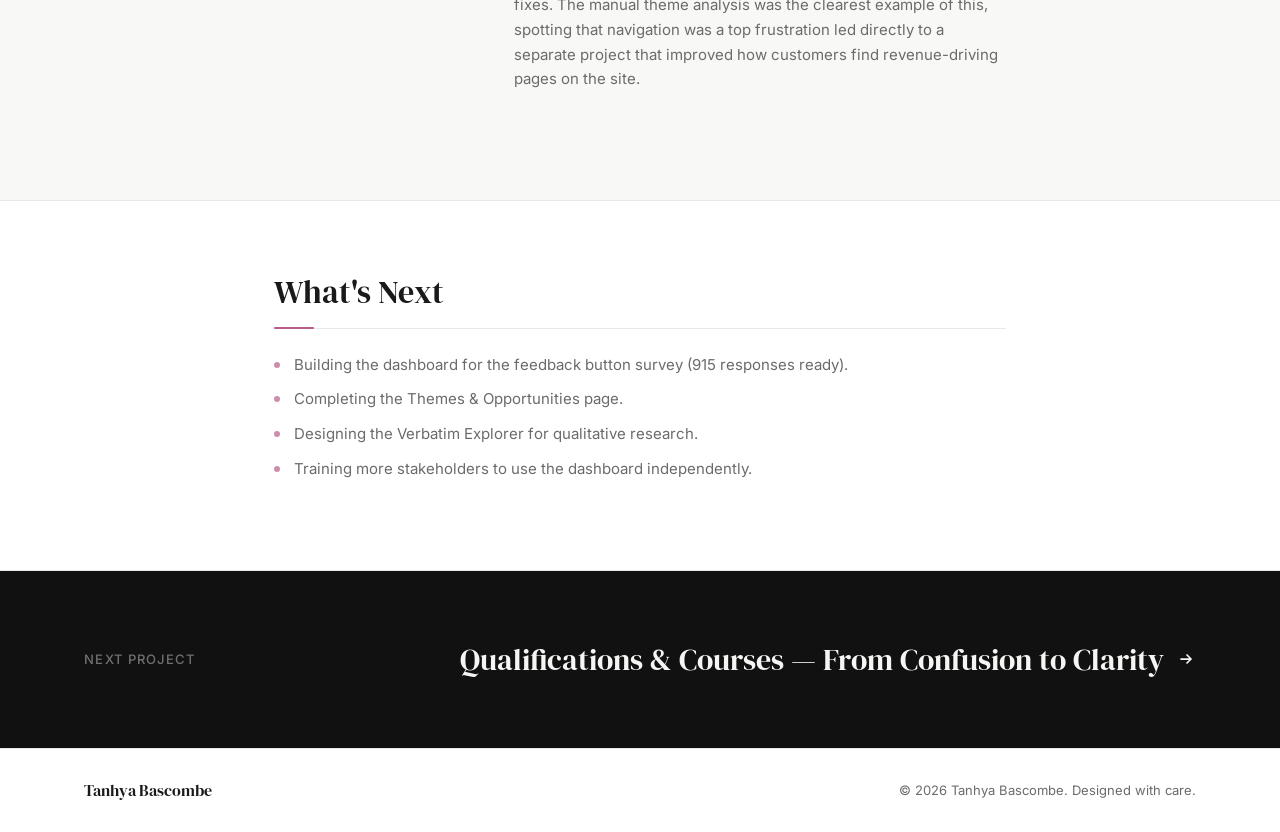
<file: qualtrics.html>
<!DOCTYPE html>
<html lang="en">
<head>
  <meta charset="UTF-8" />
  <meta name="viewport" content="width=device-width, initial-scale=1.0" />
  <title>Qualtrics Dashboard — Tanhya Bascombe</title>

  <!-- Fonts: DM Serif Display + Inter -->
  <link rel="preconnect" href="https://fonts.googleapis.com" />
  <link rel="preconnect" href="https://fonts.gstatic.com" crossorigin />
  <link
    href="https://fonts.googleapis.com/css2?family=DM+Serif+Display:ital@0;1&family=Inter:wght@300;400;500&display=swap"
    rel="stylesheet"
  />

  <link rel="stylesheet" href="style.css" />
  <link rel="stylesheet" href="case-study.css" />
</head>
<body class="theme-pink">

  <!-- =====================================================
       NAV — logo + back link
       ===================================================== -->
  <header class="nav-wrapper" id="nav">
    <nav class="nav-inner" aria-label="Main navigation">

      <a href="index.html" class="nav-logo" aria-label="Tanhya Bascombe — back to portfolio">
        <svg class="logo-mark" viewBox="0 0 24 24" width="26" height="26" aria-hidden="true" focusable="false">
          <g class="logo-spinner">
            <circle cx="12" cy="12" r="10" fill="none" stroke="currentColor" stroke-width="1.4"/>
            <line x1="12" y1="2"    x2="12" y2="6.5"  stroke="currentColor" stroke-width="1.4" stroke-linecap="round"/>
            <line x1="12" y1="17.5" x2="12" y2="22"   stroke="currentColor" stroke-width="1.4" stroke-linecap="round"/>
            <line x1="2"    y1="12" x2="6.5"  y2="12" stroke="currentColor" stroke-width="1.4" stroke-linecap="round"/>
            <line x1="17.5" y1="12" x2="22"   y2="12" stroke="currentColor" stroke-width="1.4" stroke-linecap="round"/>
          </g>
          <circle class="logo-dot" cx="12" cy="12" r="2" fill="#b85c8a"/>
        </svg>
        <span class="logo-text">Tanhya Bascombe</span>
      </a>

      <a href="index.html#work" class="cs-back-link">
        <svg xmlns="http://www.w3.org/2000/svg" viewBox="0 0 20 20" width="16" height="16" aria-hidden="true" focusable="false">
          <path d="M15 10H5m0 0l4-4m-4 4l4 4" stroke="currentColor" stroke-width="1.75" stroke-linecap="round" stroke-linejoin="round" fill="none"/>
        </svg>
        Back to work
      </a>

    </nav>
  </header>

  <main>

    <!-- =====================================================
         HERO
         ===================================================== -->
    <section class="cs-hero" aria-label="Case study introduction">
      <div class="cs-hero-container">

        <p class="section-eyebrow">Research Operations</p>

        <h1 class="cs-hero-heading">
          Customer Experience Measurement Programme
        </h1>

        <p class="cs-hero-subtitle">
          How I built a real-time feedback dashboard from scratch, and ran it solo for 9 months.
        </p>

        <!-- Meta row -->
        <dl class="cs-meta animate-on-scroll" aria-label="Project metadata">
          <div class="cs-meta-item">
            <dt>Role</dt>
            <dd>Sole UX Designer</dd>
          </div>
          <div class="cs-meta-item">
            <dt>Timeline</dt>
            <dd>March 2025 – January 2026</dd>
          </div>
          <div class="cs-meta-item">
            <dt>Tools</dt>
            <dd>Qualtrics, Excel, CoPilot</dd>
          </div>
        </dl>

        <!-- Hero image -->
        <img
          src="images/qualtrics-overview-hero.png"
          alt="Qualtrics Customer Experience Dashboard — Executive Summary view"
          class="cs-hero-image animate-on-scroll"
          style="aspect-ratio:auto; height:auto; border:1px solid var(--border); border-radius:var(--radius-lg);"
        />

      </div>
    </section>


    <!-- =====================================================
         STATS BAR
         ===================================================== -->
    <div class="hero-stats" aria-label="Key project stats">
      <div class="container stats-row">

        <div class="stat animate-on-scroll">
          <span class="stat-number">2,307</span>
          <span class="stat-label">Exit survey responses</span>
        </div>

        <div class="stat animate-on-scroll">
          <span class="stat-number">915</span>
          <span class="stat-label">Feedback button responses</span>
        </div>

        <div class="stat animate-on-scroll">
          <span class="stat-number">9 months</span>
          <span class="stat-label">Operating as sole designer</span>
        </div>

      </div>
    </div>


    <!-- =====================================================
         SECTION 1 — The Problem
         ===================================================== -->
    <section class="cs-section" aria-labelledby="s-problem">
      <div class="cs-content">

        <h2 id="s-problem" class="cs-heading animate-on-scroll">The Problem</h2>

        <p class="cs-body animate-on-scroll">
          AAT had no way to track what customers were experiencing on their website in real time.
          Feedback was either lost or collected manually using spreadsheets, slow, inconsistent,
          and hard to act on. There was no system, no dashboard, and no process. I was brought in
          to fix that from scratch.
        </p>

        <aside class="cs-callout animate-on-scroll" aria-label="Operating Solo highlight">
          <p class="cs-callout-title">Operating Solo</p>
          <p class="cs-callout-body">
            I was the only UX designer from February to November 2025, nine months in total. I had to
            identify the problem, design the solution, maintain monthly operations, AND build the automation,
            all while managing other UX projects.
          </p>
        </aside>

        <p class="cs-body animate-on-scroll">
          The dashboard had four main users, each with different needs. The Insights Lead and Junior
          UX Designer used it for monthly reporting, the Junior Designer pulls data from it to create
          a report that goes to platform managers, and it also feeds into a wider pillar report seen
          by the leadership team. The CX Manager used it to track ongoing experience issues. The CX
          Director needed quick, clear answers, especially around NPS. Designing for four different
          people with four different goals meant I had to think carefully about what each page showed
          and why.
        </p>

      </div>
    </section>


    <!-- =====================================================
         SECTION 2 — My Role
         ===================================================== -->
    <section class="cs-section cs-section--alt" aria-labelledby="s-role">
      <div class="cs-content">

        <h2 id="s-role" class="cs-heading animate-on-scroll">What I Was Responsible For</h2>

        <ul class="cs-list animate-on-scroll" aria-label="Responsibilities">
          <li>Built a 6-page dashboard system in Qualtrics from scratch.</li>
          <li>Ran monthly research operations processing around 150 responses per month.</li>
          <li>Worked with the Insight Lead to build a shared theme taxonomy.</li>
          <li>Analysed customer feedback to spot platform issues.</li>
          <li>Presented findings to the CX Director and stakeholders every two weeks.</li>
          <li>Created an insights-to-action framework to drive real fixes.</li>
        </ul>

      </div>
    </section>


    <!-- =====================================================
         SECTION 3 — The Process
         ===================================================== -->
    <section class="cs-section" aria-labelledby="s-process">
      <div class="cs-content">

        <h2 id="s-process" class="cs-heading animate-on-scroll">The Process: Manual to Automated</h2>

        <div class="cs-phase animate-on-scroll">
          <h3 class="cs-subheading">Phase 1 — Manual Operations <span class="cs-phase-date">(March–December 2025)</span></h3>
          <p class="cs-body">
            For 9 months I ran everything manually because stakeholders needed insights straight away.
            Every month I would export around 150 new responses, clean and process the data in Excel,
            use CoPilot to categorise themes, update the master spreadsheet, create an insights report,
            and present findings to stakeholders. It was time consuming, but it proved the value of
            the system and built buy-in for automation.
          </p>
        </div>

        <div class="cs-phase animate-on-scroll">
          <h3 class="cs-subheading">Phase 2 — Building the Dashboard</h3>
          <p class="cs-body">
            While keeping the monthly operations running, I designed and built the automated dashboard
            in Qualtrics. This meant designing the 6-page architecture, building data visualisations
            and filters, testing with stakeholders, and documenting how to use it.
          </p>
        </div>

        <div class="cs-phase animate-on-scroll">
          <h3 class="cs-subheading">Phase 3 — Automation Launch <span class="cs-phase-date">(January 2026)</span></h3>
          <p class="cs-body">
            The dashboard went live in January 2026. Stakeholders can now access real-time insights
            without any manual work from me. 9 months of tracked data, all in one place.
          </p>
        </div>

        <!-- Full-width dashboard image -->
        <figure class="cs-image-full animate-on-scroll">
          <div class="cs-image-fade-wrap">
            <img
              src="images/nps-insights-and-drivers.png"
              alt="Qualtrics NPS Insights and Drivers dashboard page"
              loading="lazy"
            />
          </div>
          <figcaption class="cs-image-caption">
            NPS Insights &amp; Drivers dashboard, recreated in Figma with dummy data to protect customer confidentiality.
          </figcaption>
        </figure>

      </div>
    </section>


    <!-- =====================================================
         SECTION 4 — Dashboard Architecture
         ===================================================== -->
    <section class="cs-section cs-section--alt" aria-labelledby="s-architecture">
      <div class="cs-content">

        <h2 id="s-architecture" class="cs-heading animate-on-scroll">The 6-Page Dashboard</h2>

        <p class="cs-body animate-on-scroll">
          The six pages aren't random, they're grouped around the types of insight each user
          actually needs. For example, the CX Director tracked NPS closely, but they didn't just
          want a number. They needed to understand what was driving it, so I connected NPS to
          sentiment and task completion data on the same page. That way, they could see the full
          picture in one place without digging around.
        </p>

        <p class="cs-body animate-on-scroll">
          Each page was designed for a different audience and decision-making need:
        </p>

        <ol class="cs-dashboard-list animate-on-scroll" aria-label="Dashboard pages">
          <li class="cs-dashboard-item">
            <div class="cs-dashboard-left">
              <span class="cs-dashboard-num">01</span>
              <span class="cs-dashboard-title">Executive Summary</span>
            </div>
            <p class="cs-dashboard-desc">High-level overview for leadership. Total responses, overall sentiment, and trends over time.</p>
          </li>
          <li class="cs-dashboard-item">
            <div class="cs-dashboard-left">
              <span class="cs-dashboard-num">02</span>
              <span class="cs-dashboard-title">Overall Experience &amp; Journey Insights</span>
            </div>
            <p class="cs-dashboard-desc">Deep dive into NPS, task completion, ease of navigation, content clarity, and sentiment.</p>
          </li>
          <li class="cs-dashboard-item">
            <div class="cs-dashboard-left">
              <span class="cs-dashboard-num">03</span>
              <span class="cs-dashboard-title">NPS Insights &amp; Drivers</span>
            </div>
            <p class="cs-dashboard-desc">Current period NPS with sentiment and verbatim feedback, plus long-term trend data.</p>
          </li>
          <li class="cs-dashboard-item">
            <div class="cs-dashboard-left">
              <span class="cs-dashboard-num">04</span>
              <span class="cs-dashboard-title">Task Intent &amp; Page Location</span>
            </div>
            <p class="cs-dashboard-desc">Maps what customers were trying to do and where they were on the site. Critical for finding high-friction pages.</p>
          </li>
          <li class="cs-dashboard-item">
            <div class="cs-dashboard-left">
              <span class="cs-dashboard-num">05</span>
              <span class="cs-dashboard-title">Themes &amp; Opportunities</span>
            </div>
            <p class="cs-dashboard-desc">This page is still in progress. Currently, themes are identified manually using Excel and CoPilot, and supported by insights from other dashboard pages, such as Task Intent and NPS. Fully integrating this into the dashboard is the next priority.</p>
          </li>
          <li class="cs-dashboard-item">
            <div class="cs-dashboard-left">
              <span class="cs-dashboard-num">06</span>
              <span class="cs-dashboard-title">Verbatim Explorer</span>
            </div>
            <p class="cs-dashboard-desc">Searchable interface for reading raw customer comments (planned).</p>
          </li>
        </ol>

      </div>
    </section>


    <!-- =====================================================
         SECTION 5 — Design Decisions
         ===================================================== -->
    <section class="cs-section" aria-labelledby="s-design-decisions">
      <div class="cs-content">

        <h2 id="s-design-decisions" class="cs-heading animate-on-scroll">Design Decisions</h2>

        <p class="cs-body animate-on-scroll">A few things I had to figure out as I went:</p>

        <ul class="cs-list animate-on-scroll" aria-label="Design decisions">
          <li>I kept the layout simple on purpose. Stakeholders weren't data experts, so I stripped out anything that would confuse rather than help.</li>
          <li>I tested early versions with the people who'd actually use it. For example, the Junior UX Designer needed to quickly pull specific data for her monthly report, so I made sure the filters made it as easy as possible.</li>
          <li>I made sure filters were easy to find so stakeholders could answer their own questions without coming back to me every time.</li>
        </ul>

      </div>
    </section>


    <!-- =====================================================
         SECTION 6 — Real Impact
         ===================================================== -->
    <section class="cs-section cs-section--alt" aria-labelledby="s-impact">
      <div class="cs-content">

        <h2 id="s-impact" class="cs-heading animate-on-scroll">Real Impact</h2>

        <p class="cs-body animate-on-scroll">
          The dashboard doesn't just report data, it drives real fixes.
        </p>

        <aside class="cs-callout animate-on-scroll" aria-label="400 Error Crisis example">
          <p class="cs-callout-title">Example: 400 Error Crisis</p>
          <p class="cs-callout-body">
            The dashboard flagged a high volume of 400 errors on the learning portal, a critical page
            for students trying to access study materials. I raised this with the platform manager,
            who worked with the third-party platform owners. Errors were reduced, and the IT team
            implemented workarounds, directly improving the student experience.
          </p>
        </aside>

        <p class="cs-body animate-on-scroll">
          The manual theme analysis, done in Excel alongside the dashboard, yielded some of the
          biggest insights. For example, navigation frustration showed up repeatedly across multiple
          responses. Cross-referencing this with the Task Intent page confirmed that task completion
          was low in key areas. This directly led to my Quick Links project, where I surfaced
          important pages more prominently. Those pages drive revenue, so getting customers there
          faster had a real commercial impact.
        </p>

      </div>
    </section>


    <!-- =====================================================
         SECTION 7 — What I Learnt
         ===================================================== -->
    <section class="cs-section cs-section--alt" aria-labelledby="s-learnings">
      <div class="cs-content">

        <h2 id="s-learnings" class="cs-heading animate-on-scroll">What I Learnt</h2>

        <ul class="cs-learnings-list animate-on-scroll" aria-label="Key learnings">
          <li class="cs-learnings-item">
            <strong class="cs-learnings-phrase">Prove value before scaling</strong>
            <span class="cs-learnings-desc">Running manually for 9 months showed the system worked before investing in automation.</span>
          </li>
          <li class="cs-learnings-item">
            <strong class="cs-learnings-phrase">Balance operations and building</strong>
            <span class="cs-learnings-desc">Delivering monthly insights while building the future system showed stakeholders I could ship.</span>
          </li>
          <li class="cs-learnings-item">
            <strong class="cs-learnings-phrase">Collaboration amplifies impact</strong>
            <span class="cs-learnings-desc">Working with the Insight Lead on theme categories created cross-functional alignment.</span>
          </li>
          <li class="cs-learnings-item">
            <strong class="cs-learnings-phrase">Insights need action</strong>
            <span class="cs-learnings-desc">Data means nothing without a framework that drives actual platform fixes. The manual theme analysis was the clearest example of this, spotting that navigation was a top frustration led directly to a separate project that improved how customers find revenue-driving pages on the site.</span>
          </li>
        </ul>

      </div>
    </section>


    <!-- =====================================================
         SECTION 8 — What's Next
         ===================================================== -->
    <section class="cs-section" aria-labelledby="s-next-steps">
      <div class="cs-content">

        <h2 id="s-next-steps" class="cs-heading animate-on-scroll">What's Next</h2>

        <ul class="cs-list animate-on-scroll" aria-label="Next steps">
          <li>Building the dashboard for the feedback button survey (915 responses ready).</li>
          <li>Completing the Themes &amp; Opportunities page.</li>
          <li>Designing the Verbatim Explorer for qualitative research.</li>
          <li>Training more stakeholders to use the dashboard independently.</li>
        </ul>

      </div>
    </section>


    <!-- =====================================================
         NEXT PROJECT — dark band
         ===================================================== -->
    <section class="cs-next-project" aria-label="Next project">
      <div class="container cs-next-inner animate-on-scroll">
        <span class="cs-next-label">Next Project</span>
        <a href="password.html?project=qualifications" class="cs-next-link">
          Qualifications &amp; Courses — From Confusion to Clarity
          <svg xmlns="http://www.w3.org/2000/svg" viewBox="0 0 20 20" width="20" height="20" aria-hidden="true" focusable="false">
            <path d="M5 10h10m0 0l-4-4m4 4l-4 4" stroke="currentColor" stroke-width="1.75" stroke-linecap="round" stroke-linejoin="round" fill="none"/>
          </svg>
        </a>
      </div>
    </section>

  </main>

  <!-- =====================================================
       FOOTER
       ===================================================== -->
  <footer class="site-footer">
    <div class="container footer-inner">
      <span class="footer-name">Tanhya Bascombe</span>
      <span class="footer-copy">&copy; 2026 Tanhya Bascombe. Designed with care.</span>
    </div>
  </footer>

  <script src="script.js"></script>
</body>
</html>
</file>
<file: style.css>
/* ============================================================
   Tanhya Bascombe — Portfolio v3
   style.css — shared design system
   ============================================================ */

/* ==== 1. DESIGN TOKENS ==== */
:root {
  /* Backgrounds */
  --bg:           #ffffff;
  --bg-alt:       #f8f8f6;
  --bg-dark:      #111111;

  /* Text */
  --text:         #1a1a1a;
  --text-muted:   #6b6b6b;
  --text-on-dark: #f5f5f3;

  /* Borders */
  --border:       #e8e8e5;

  /* Accent colours */
  --pink:         #b85c8a;
  --green:        #3d8c6a;
  --blue:         #4a6db8;
  --pink-light:   rgba(184, 92, 138, 0.09);
  --green-light:  rgba(61, 140, 106, 0.09);
  --blue-light:   rgba(74, 109, 184, 0.09);

  /* Typography */
  --font-heading: 'DM Serif Display', Georgia, serif;
  --font-body:    'Inter', system-ui, -apple-system, sans-serif;

  /* Layout */
  --container:    1160px;
  --nav-height:   68px;
  --radius:       6px;
  --radius-lg:    12px;

  /* Transitions */
  --ease: cubic-bezier(0.25, 0.46, 0.45, 0.94);
}


/* ==== 2. RESET & BASE ==== */
*, *::before, *::after {
  box-sizing: border-box;
  margin: 0;
  padding: 0;
}

html {
  scroll-behavior: smooth;
}

body {
  font-family: var(--font-body);
  font-weight: 400;
  font-size: 16px;
  line-height: 1.65;
  color: var(--text);
  background: var(--bg);
  -webkit-font-smoothing: antialiased;
  -moz-osx-font-smoothing: grayscale;
}

img, video {
  display: block;
  max-width: 100%;
}

a {
  color: inherit;
  text-decoration: none;
}

ul, ol {
  list-style: none;
}

button {
  font-family: inherit;
  cursor: pointer;
  border: none;
  background: none;
}

h1, h2, h3, h4, h5, h6 {
  font-family: var(--font-heading);
  font-weight: 400;
  line-height: 1.2;
}


/* ==== 3. LAYOUT ==== */
.container {
  width: 100%;
  max-width: var(--container);
  margin-inline: auto;
  padding-inline: 24px;
}


/* ==== 4. BUTTONS ==== */
.btn {
  display: inline-flex;
  align-items: center;
  gap: 8px;
  padding: 12px 24px;
  font-family: var(--font-body);
  font-size: 0.9rem;
  font-weight: 500;
  letter-spacing: 0.01em;
  border-radius: var(--radius);
  border: 1.5px solid transparent;
  transition: background 0.22s var(--ease),
              color 0.22s var(--ease),
              border-color 0.22s var(--ease),
              transform 0.15s var(--ease),
              box-shadow 0.22s var(--ease);
  white-space: nowrap;
  cursor: pointer;
  text-decoration: none;
}

.btn:hover { transform: translateY(-1px); }
.btn:active { transform: translateY(0); }

/* Dark filled button */
.btn-primary {
  background: var(--text);
  color: var(--bg);
  border-color: var(--text);
}
.btn-primary:hover {
  background: #333;
  border-color: #333;
}

/* Outline button */
.btn-outline {
  background: transparent;
  color: var(--text);
  border-color: var(--border);
}
.btn-outline:hover { border-color: var(--text); }

/* Ghost / subtle button */
.btn-ghost {
  background: var(--bg-alt);
  color: var(--text-muted);
  border-color: transparent;
}
.btn-ghost:hover {
  background: var(--border);
  color: var(--text);
}

/* SVG icons inside buttons pick up the button text colour */
.btn svg path,
.btn svg polygon,
.btn svg rect,
.btn svg circle,
.btn svg line {
  fill: currentColor;
}


/* ==== 5. NAVIGATION ==== */
.nav-wrapper {
  position: fixed;
  top: 0;
  left: 0;
  right: 0;
  z-index: 100;
  height: var(--nav-height);
  background: rgba(255, 255, 255, 0.96);
  border-bottom: 1px solid transparent;
  transition: border-color 0.3s, box-shadow 0.3s;
  backdrop-filter: blur(8px);
  -webkit-backdrop-filter: blur(8px);
}

.nav-wrapper.scrolled {
  border-bottom-color: var(--border);
  box-shadow: 0 1px 12px rgba(0, 0, 0, 0.05);
}

.nav-inner {
  display: flex;
  align-items: center;
  justify-content: space-between;
  height: 100%;
  max-width: var(--container);
  margin-inline: auto;
  padding-inline: 24px;
}

/* Logo: SVG mark + text */
.nav-logo {
  display: flex;
  align-items: center;
  gap: 10px;
  text-decoration: none;
  color: var(--text);
}

.logo-mark {
  flex-shrink: 0;
  color: var(--text);
  overflow: visible;
}

/* Compass idle spin: one full rotation at 12 s, then holds */
.logo-spinner {
  transform-origin: 12px 12px;
  animation: compass-idle 12s linear infinite;
}

@keyframes compass-idle {
  0%     { transform: rotate(0deg); }
  8.33%  { transform: rotate(360deg); }
  100%   { transform: rotate(360deg); }
}

.logo-text {
  font-family: var(--font-heading);
  font-size: 1.125rem;
  font-weight: 400;
  color: var(--text);
}

/* Desktop nav links */
.nav-links {
  display: flex;
  align-items: center;
  gap: 36px;
  list-style: none;
}

.nav-links a {
  font-size: 0.9rem;
  font-weight: 400;
  color: var(--text-muted);
  text-decoration: none;
  letter-spacing: 0.01em;
  transition: color 0.2s;
}

.nav-links a:hover,
.nav-links a[aria-current="page"] {
  color: var(--text);
}

/* Hamburger — mobile only */
.hamburger {
  display: none;
  flex-direction: column;
  justify-content: center;
  align-items: flex-end;
  gap: 5px;
  width: 36px;
  height: 36px;
  cursor: pointer;
  background: none;
  border: none;
  padding: 0;
}

.bar {
  display: block;
  height: 1.5px;
  background: var(--text);
  border-radius: 2px;
  transition: width 0.25s, transform 0.25s, opacity 0.25s;
}
.bar:nth-child(1) { width: 24px; }
.bar:nth-child(2) { width: 18px; }
.bar:nth-child(3) { width: 24px; }

.hamburger.is-open .bar:nth-child(1) {
  width: 24px;
  transform: translateY(6.5px) rotate(45deg);
}
.hamburger.is-open .bar:nth-child(2) {
  opacity: 0;
  transform: scaleX(0);
}
.hamburger.is-open .bar:nth-child(3) {
  width: 24px;
  transform: translateY(-6.5px) rotate(-45deg);
}

/* Scroll offset for sticky nav */
section[id] {
  scroll-margin-top: var(--nav-height);
}


/* ==== 6. SCROLL ANIMATIONS ==== */
.animate-on-scroll {
  opacity: 0;
  transform: translateY(22px);
  transition: opacity 0.6s var(--ease), transform 0.6s var(--ease);
}
.animate-on-scroll.is-visible {
  opacity: 1;
  transform: translateY(0);
}

/* Page-load sequential fade-in (applied via JS) */
.load-in {
  opacity: 0;
  transform: translateY(18px);
  animation: load-in-anim 0.7s var(--ease) forwards;
}
@keyframes load-in-anim {
  to { opacity: 1; transform: translateY(0); }
}


/* ==== 7. TYPOGRAPHY UTILITIES ==== */
.section-eyebrow {
  display: block;
  font-family: var(--font-body);
  font-size: 0.8125rem;
  font-weight: 500;
  letter-spacing: 0.1em;
  text-transform: uppercase;
  color: var(--text-muted);
  margin-bottom: 12px;
}

.section-heading {
  font-family: var(--font-heading);
  font-size: clamp(1.75rem, 3.2vw, 2.5rem);
  font-weight: 400;
  color: var(--text);
  margin-bottom: 32px;
  line-height: 1.2;
}


/* ==== 8. HERO ==== */
main {
  padding-top: var(--nav-height);
}

.hero {
  padding: 80px 0 64px;
}

.hero-container {
  display: grid;
  grid-template-columns: 1fr 420px;
  gap: 64px;
  align-items: center;
}

.hero-text {
  max-width: 560px;
}

.hero-label {
  display: inline-block;
  font-family: var(--font-body);
  font-size: 0.8125rem;
  font-weight: 500;
  letter-spacing: 0.1em;
  text-transform: uppercase;
  color: var(--text-muted);
  margin-bottom: 18px;
}

.hero-heading {
  font-family: var(--font-heading);
  font-size: clamp(2.5rem, 4.8vw, 3.875rem);
  font-weight: 400;
  line-height: 1.13;
  color: var(--text);
  margin-bottom: 20px;
}

.hero-heading .hero-italic {
  font-style: italic;
  color: var(--pink);
}

.hero-tagline {
  font-size: 1.0625rem;
  font-weight: 300;
  color: var(--text-muted);
  margin-bottom: 36px;
  line-height: 1.65;
}

.hero-ctas {
  display: flex;
  gap: 12px;
  flex-wrap: wrap;
}

/* Photo */
.hero-photo-wrap {
  position: relative;
  display: flex;
  align-items: center;
  justify-content: center;
}

.hero-photo {
  position: relative;
  z-index: 1;
  width: 360px;
  height: 360px;
  border-radius: 50%;
  overflow: hidden;
  border: 1px solid var(--border);
}

.hero-photo img {
  width: 100%;
  height: 100%;
  object-fit: cover;
}

.hero-photo-ring {
  position: absolute;
  inset: -18px;
  border-radius: 50%;
  border: 1px solid var(--border);
  pointer-events: none;
}


/* ==== 9. STATS BAR ==== */
.hero-stats {
  margin-top: 56px;
  padding: 40px 0;
  border-top: 1px solid var(--border);
  border-bottom: 1px solid var(--border);
}

.stats-row {
  display: flex;
  align-items: stretch;
}

/* Bordered box stats */
.stat {
  flex: 1;
  display: flex;
  flex-direction: column;
  align-items: center;
  text-align: center;
  padding: 24px 28px;
  border: 1px solid var(--border);
  background: var(--bg);
  border-right: none;
}
.stat:first-child { border-radius: var(--radius) 0 0 var(--radius); }
.stat:last-child  { border-radius: 0 var(--radius) var(--radius) 0; border-right: 1px solid var(--border); }

.stat-number {
  font-family: var(--font-heading);
  font-size: clamp(1.875rem, 3.8vw, 2.75rem);
  font-weight: 400;
  color: var(--text);
  line-height: 1;
  margin-bottom: 8px;
  letter-spacing: -0.01em;
}

.stat-label {
  font-size: 0.875rem;
  font-weight: 400;
  color: var(--text-muted);
  line-height: 1.4;
}

/* Stat divider — hidden in new design (kept for compatibility) */
.stat-divider { display: none; }


/* ==== 10. PROJECTS ==== */
.projects-section {
  padding: 96px 0;
}

/* 2-card grid */
.project-grid {
  display: grid;
  grid-template-columns: 1fr 1fr;
  gap: 16px;
}

.project-card {
  border: 1px solid var(--border);
  border-radius: 14px;
  overflow: hidden;
  background: var(--bg);
  display: flex;
  flex-direction: column;
  transition: box-shadow 0.25s var(--ease), transform 0.25s var(--ease);
}

.project-card:hover {
  box-shadow: 0 8px 40px rgba(0, 0, 0, 0.07);
  transform: translateY(-2px);
}

.project-card-image {
  height: 220px;
  overflow: hidden;
  position: relative;
  flex-shrink: 0;
}

.project-card-image img {
  width: 100%;
  height: 100%;
  object-fit: cover;
  object-position: top;
  display: block;
  transition: transform 0.5s var(--ease);
}

.project-card:hover .project-card-image img {
  transform: scale(1.03);
}

.project-card-image .placeholder-icon {
  width: 44px;
  height: 44px;
  opacity: 0.2;
  color: var(--text-muted);
}

.project-card-image .placeholder-label {
  position: absolute;
  bottom: 12px;
  left: 0;
  right: 0;
  text-align: center;
  font-size: 0.75rem;
  color: var(--text-muted);
  letter-spacing: 0.04em;
}

.project-card-body {
  padding: 28px;
  display: flex;
  flex-direction: column;
  flex: 1;
}

/* Category tags */
.project-tag {
  display: inline-block;
  font-size: 0.72rem;
  font-weight: 500;
  letter-spacing: 0.08em;
  text-transform: uppercase;
  padding: 4px 10px;
  border-radius: 4px;
  margin-bottom: 14px;
  align-self: flex-start;
}
.project-tag--pink    { background: var(--pink-light);  color: var(--pink);  }
.project-tag--green   { background: var(--green-light); color: var(--green); }
.project-tag--blue    { background: var(--blue-light);  color: var(--blue);  }
.project-tag--neutral { background: var(--bg-alt); color: var(--text-muted); border: 1px solid var(--border); }

.project-card-title {
  font-family: var(--font-heading);
  font-size: 1.3125rem;
  font-weight: 400;
  color: var(--text);
  margin-bottom: 10px;
  line-height: 1.3;
}

.project-card-desc {
  font-size: 0.9375rem;
  color: var(--text-muted);
  line-height: 1.65;
  margin-bottom: 24px;
  flex: 1;
}

/* Shimmer "in progress" image area */
@keyframes shimmer-sweep {
  0%   { transform: translateX(-150%); }
  100% { transform: translateX(400%); }
}

.project-card-image--shimmer {
  background: linear-gradient(135deg, #f7f7f7, #f0f0f0);
  display: flex;
  align-items: center;
  justify-content: center;
}

.project-card-image--shimmer::before {
  content: '';
  position: absolute;
  top: 0;
  left: 0;
  width: 35%;
  height: 100%;
  background: linear-gradient(90deg, transparent, rgba(255, 255, 255, 0.65), transparent);
  animation: shimmer-sweep 2.8s ease-in-out infinite;
}

.shimmer-label {
  font-family: var(--font-body);
  font-size: 11px;
  color: #bbb;
  letter-spacing: 0.16em;
  text-transform: uppercase;
  position: relative;
  z-index: 1;
}

/* Disabled "Coming Soon" button */
.project-card-cta--disabled {
  border: 1px solid #e8e8e8;
  color: #bbb;
  background: var(--bg);
  cursor: default;
  pointer-events: none;
  display: inline-block;
}

/* Wide single-row card (Quick Links) */
.project-wide {
  border: 1px solid var(--border);
  border-radius: var(--radius-lg);
  overflow: hidden;
  background: var(--bg);
  display: grid;
  grid-template-columns: 1fr 1fr;
  transition: box-shadow 0.25s var(--ease), transform 0.25s var(--ease);
}

.project-wide:hover {
  box-shadow: 0 8px 40px rgba(0, 0, 0, 0.07);
  transform: translateY(-2px);
}

.project-wide-body {
  padding: 48px;
  display: flex;
  flex-direction: column;
  justify-content: center;
}

.project-wide-title {
  font-family: var(--font-heading);
  font-size: 1.75rem;
  font-weight: 400;
  color: var(--text);
  margin-bottom: 12px;
  line-height: 1.25;
}

.project-wide-desc {
  font-size: 0.9375rem;
  color: var(--text-muted);
  line-height: 1.65;
  margin-bottom: 28px;
}

.project-wide-image {
  position: relative;
  overflow: hidden;
  min-height: 240px;
  border-left: 1px solid var(--border);
}

.project-wide-image img {
  position: absolute;
  inset: 0;
  width: 100%;
  height: 100%;
  object-fit: cover;
  object-position: 0% 15%;
  display: block;
}

.project-wide-image .placeholder-icon {
  width: 52px;
  height: 52px;
  opacity: 0.18;
  color: var(--text-muted);
}

.project-wide-image .placeholder-label {
  font-size: 0.8rem;
  color: var(--text-muted);
}

/* Decorative circles */
.placeholder-circle {
  position: absolute;
  border-radius: 50%;
  border: 1px solid var(--border);
  pointer-events: none;
}
.placeholder-circle--tl { width: 130px; height: 130px; top: -44px; left: -44px; }
.placeholder-circle--br { width: 170px; height: 170px; bottom: -60px; right: -60px; opacity: 0.6; }


/* ==== 11. SKILLS ==== */
.skills-section {
  padding: 80px 0;
  background: var(--bg-alt);
  border-top: 1px solid var(--border);
  border-bottom: 1px solid var(--border);
}

.skills-tags {
  display: flex;
  flex-wrap: wrap;
  gap: 10px;
  list-style: none;
  padding: 0;
}

.skill-tag {
  font-family: var(--font-body);
  font-size: 0.875rem;
  font-weight: 500;
  padding: 8px 18px;
  border-radius: 40px;
  border: 1px solid transparent;
  transition: transform 0.15s var(--ease), box-shadow 0.15s var(--ease);
}
.skill-tag:hover { transform: translateY(-1px); box-shadow: 0 4px 12px rgba(0,0,0,0.06); }
.skill-tag--pink    { background: var(--pink-light);  color: var(--pink);  border-color: rgba(184,92,138,0.2);  }
.skill-tag--green   { background: var(--green-light); color: var(--green); border-color: rgba(61,140,106,0.2);  }
.skill-tag--blue    { background: var(--blue-light);  color: var(--blue);  border-color: rgba(74,109,184,0.2);  }
.skill-tag--neutral { background: var(--bg); color: var(--text-muted); border-color: var(--border); }


/* ==== 12. CONTACT ==== */
.contact-section {
  padding: 96px 0;
}

.contact-container { text-align: center; }

.contact-subtext {
  font-size: 1.0625rem;
  color: var(--text-muted);
  margin-bottom: 40px;
  font-weight: 300;
}

.contact-links {
  display: flex;
  gap: 12px;
  justify-content: center;
  flex-wrap: wrap;
}

.contact-btn {
  min-width: 140px;
  justify-content: center;
}


/* ==== 13. ABOUT PAGE ==== */
.about-pg-hero {
  padding: 80px 0 64px;
  border-bottom: 1px solid var(--border);
}

.about-pg-hero-container {
  display: grid;
  grid-template-columns: 1fr 1fr;
  gap: 64px;
  align-items: center;
}

.about-pg-photo-wrap {
  position: relative;
  display: flex;
  align-items: center;
  justify-content: center;
}

.about-pg-photo-circle {
  width: 320px;
  height: 320px;
  border-radius: 50%;
  overflow: hidden;
  border: 3px solid #f0dbe8;
  box-shadow: 0 8px 32px rgba(184, 92, 138, 0.12);
  z-index: 1;
  position: relative;
}

.about-pg-photo-circle img {
  width: 100%;
  height: 100%;
  object-fit: cover;
  object-position: center top;
  display: block;
  border-radius: 50%;
}

.about-pg-photo-ring {
  position: absolute;
  inset: -16px;
  border-radius: 50%;
  border: 1px solid var(--border);
  pointer-events: none;
}

.about-pg-hero-text .hero-label {
  display: inline-block;
  font-family: var(--font-body);
  font-size: 0.8125rem;
  font-weight: 500;
  letter-spacing: 0.1em;
  text-transform: uppercase;
  color: var(--text-muted);
  margin-bottom: 16px;
}

.about-body {
  font-size: 1.0625rem;
  color: var(--text-muted);
  line-height: 1.75;
  font-weight: 300;
}

.about-pg-happy-section {
  padding: 80px 0;
  background: var(--bg-alt);
  border-bottom: 1px solid var(--border);
}

.about-pg-happy-text {
  font-size: 1.125rem;
  color: var(--text-muted);
  line-height: 1.8;
  font-weight: 300;
  max-width: 720px;
}

.about-pg-how-section {
  padding: 80px 0;
  border-bottom: 1px solid var(--border);
}

.about-pg-how-intro {
  font-size: 1.0625rem;
  color: var(--text-muted);
  margin-bottom: 48px;
  font-weight: 300;
}

.about-pg-cards-grid {
  display: grid;
  grid-template-columns: 1fr 1fr;
  gap: 20px;
}

.about-pg-card {
  background: var(--bg-alt);
  border: 1px solid var(--border);
  border-radius: var(--radius-lg);
  padding: 32px;
  transition: transform 0.3s ease, box-shadow 0.3s ease;
  cursor: default;
}

.about-pg-card:hover {
  transform: translateY(-6px);
  box-shadow: 0 12px 32px rgba(0, 0, 0, 0.08);
}

/* Staggered scroll-in delay per card */
.about-pg-cards-grid .about-pg-card:nth-child(2) { transition-delay: 0.15s; }
.about-pg-cards-grid .about-pg-card:nth-child(3) { transition-delay: 0.30s; }
.about-pg-cards-grid .about-pg-card:nth-child(4) { transition-delay: 0.45s; }

/* Reset delay on hover so the lift is instant */
.about-pg-card:hover { transition-delay: 0s; }

.about-pg-card-title {
  font-family: var(--font-heading);
  font-size: 1.1875rem;
  font-weight: 400;
  margin-bottom: 12px;
  color: var(--text);
}

.about-pg-card-text {
  font-size: 0.9375rem;
  color: var(--text-muted);
  line-height: 1.65;
}

.about-pg-photos-section {
  padding: 80px 0;
  background: var(--bg-alt);
  border-bottom: 1px solid var(--border);
}

.about-pg-masonry {
  columns: 3;
  column-gap: 12px;
}

.about-pg-masonry-img {
  width: 100%;
  margin-bottom: 12px;
  border-radius: var(--radius);
  object-fit: cover;
  display: block;
  break-inside: avoid;
}

.about-pg-quote-section {
  padding: 80px 0;
  border-bottom: 1px solid var(--border);
}

.about-pg-quote {
  max-width: 640px;
  margin-inline: auto;
  text-align: center;
}

.about-pg-quote-mark {
  display: block;
  font-family: var(--font-heading);
  font-size: 5rem;
  line-height: 1;
  color: var(--pink);
  margin-bottom: -4px;
  opacity: 0.35;
}

.about-pg-quote-text {
  font-family: var(--font-heading);
  font-size: clamp(1.25rem, 2.5vw, 1.625rem);
  font-weight: 400;
  font-style: italic;
  line-height: 1.45;
  color: var(--text);
  margin-bottom: 20px;
}

.about-pg-quote-attribution {
  font-size: 0.9rem;
  color: var(--text-muted);
}

.about-pg-clocked-section {
  padding: 80px 0;
  border-bottom: 1px solid var(--border);
  background: var(--bg-alt);
}

.about-pg-clocked-grid {
  display: grid;
  grid-template-columns: 1fr 1fr 1fr;
  gap: 20px;
}

.about-pg-clocked-card {
  background: var(--bg);
  border: 1px solid var(--border);
  border-radius: var(--radius-lg);
  padding: 32px;
  transition: transform 0.3s ease, box-shadow 0.3s ease;
  cursor: default;
}

.about-pg-clocked-card:hover {
  transform: translateY(-6px);
  box-shadow: 0 12px 32px rgba(0, 0, 0, 0.08);
}

.about-pg-clocked-card:hover { transition-delay: 0s; }

.about-pg-clocked-card-title {
  font-family: var(--font-heading);
  font-size: 1.1875rem;
  font-weight: 400;
  margin-bottom: 12px;
  color: var(--text);
}

.about-pg-clocked-card-text {
  font-size: 0.9375rem;
  color: var(--text-muted);
  line-height: 1.65;
}


/* ==== 14. PASSWORD PAGE ==== */
.password-page {
  min-height: calc(100vh - var(--nav-height));
  display: flex;
  align-items: center;
  justify-content: center;
  padding: 40px 24px;
}

.password-card {
  width: 100%;
  max-width: 440px;
  text-align: center;
}

.password-lock-icon {
  width: 56px;
  height: 56px;
  margin: 0 auto 32px;
  display: flex;
  align-items: center;
  justify-content: center;
  background: var(--bg-alt);
  border: 1px solid var(--border);
  border-radius: 50%;
  color: var(--text-muted);
}

.password-project-tag {
  display: inline-block;
  font-size: 0.72rem;
  font-weight: 500;
  letter-spacing: 0.08em;
  text-transform: uppercase;
  padding: 4px 12px;
  border-radius: 4px;
  margin-bottom: 20px;
}

.password-heading {
  font-family: var(--font-heading);
  font-size: clamp(1.625rem, 4vw, 2.25rem);
  font-weight: 400;
  margin-bottom: 12px;
  line-height: 1.2;
}

.password-subtext {
  font-size: 0.9375rem;
  color: var(--text-muted);
  margin-bottom: 36px;
  line-height: 1.6;
}

.password-form {
  display: flex;
  flex-direction: column;
  gap: 12px;
}

.password-input {
  width: 100%;
  padding: 14px 18px;
  border: 1.5px solid var(--border);
  border-radius: var(--radius);
  font-family: var(--font-body);
  font-size: 1rem;
  font-weight: 400;
  color: var(--text);
  background: var(--bg);
  outline: none;
  transition: border-color 0.2s;
  text-align: center;
  letter-spacing: 0.05em;
}

.password-input::placeholder {
  letter-spacing: 0;
  color: var(--text-muted);
}

.password-input:focus { border-color: var(--text); }

.password-input.shake {
  animation: shake 0.45s var(--ease);
  border-color: #d94040;
}

@keyframes shake {
  0%, 100% { transform: translateX(0); }
  15%       { transform: translateX(-8px); }
  30%       { transform: translateX(7px); }
  45%       { transform: translateX(-6px); }
  60%       { transform: translateX(5px); }
  75%       { transform: translateX(-3px); }
  90%       { transform: translateX(2px); }
}

.password-error {
  font-size: 0.875rem;
  color: #d94040;
  min-height: 1.25em;
  opacity: 0;
  transition: opacity 0.2s;
}
.password-error.is-visible { opacity: 1; }

.password-submit {
  width: 100%;
  justify-content: center;
  padding: 14px;
}

.password-divider {
  display: flex;
  align-items: center;
  gap: 12px;
  color: var(--text-muted);
  font-size: 0.8125rem;
  margin: 8px 0;
}
.password-divider::before,
.password-divider::after {
  content: '';
  flex: 1;
  height: 1px;
  background: var(--border);
}

.password-back-link {
  font-size: 0.875rem;
  color: var(--text-muted);
  text-decoration: none;
  transition: color 0.2s;
}
.password-back-link:hover { color: var(--text); }


/* ==== 15. FOOTER ==== */
.site-footer {
  padding: 28px 0;
  border-top: 1px solid var(--border);
  background: var(--bg);
}

.footer-inner {
  display: flex;
  align-items: center;
  justify-content: space-between;
  gap: 12px;
}

.footer-name {
  font-family: var(--font-heading);
  font-size: 1rem;
  color: var(--text);
}

.footer-copy {
  font-size: 0.8125rem;
  color: var(--text-muted);
}


/* ==== 16. RESPONSIVE ==== */
@media (max-width: 960px) {
  .hero-container {
    grid-template-columns: 1fr;
    gap: 48px;
    text-align: center;
  }
  .hero-text { max-width: 100%; order: 1; }
  .hero-photo-wrap { order: 0; }
  .hero-photo { width: 280px; height: 280px; margin: 0 auto; }
  .hero-ctas { justify-content: center; }

  .project-grid { grid-template-columns: 1fr; }

  .about-pg-hero-container {
    grid-template-columns: 1fr;
    gap: 40px;
    text-align: center;
  }
  .about-pg-photo-circle { margin-inline: auto; }
  .about-pg-cards-grid { grid-template-columns: 1fr; }
  .about-pg-clocked-grid { grid-template-columns: 1fr 1fr; }
}

@media (max-width: 720px) {
  /* Hamburger */
  .hamburger { display: flex; }

  .nav-links {
    position: fixed;
    top: var(--nav-height);
    left: 0;
    right: 0;
    background: rgba(255, 255, 255, 0.98);
    border-bottom: 1px solid var(--border);
    flex-direction: column;
    align-items: flex-start;
    padding: 8px 24px 20px;
    gap: 0;
    transform: translateY(-100%);
    opacity: 0;
    pointer-events: none;
    transition: transform 0.3s var(--ease), opacity 0.25s var(--ease);
    z-index: 99;
    backdrop-filter: blur(8px);
  }

  .nav-links.is-open {
    transform: translateY(0);
    opacity: 1;
    pointer-events: auto;
  }

  .nav-links li { width: 100%; }

  .nav-links a {
    display: block;
    padding: 13px 0;
    font-size: 1rem;
    border-bottom: 1px solid var(--border);
  }

  .nav-links li:last-child a { border-bottom: none; }

  /* Stats stack vertically */
  .stats-row { flex-direction: column; }
  .stat {
    border-radius: var(--radius) !important;
    border-right: 1px solid var(--border) !important;
  }
  .stat + .stat { margin-top: 8px; }

  .contact-links { flex-direction: column; align-items: center; }
  .contact-btn { width: 100%; max-width: 300px; }

  .footer-inner { flex-direction: column; text-align: center; gap: 4px; }
}

@media (max-width: 540px) {
  .hero-photo { width: 220px; height: 220px; }
  .logo-text  { font-size: 1rem; }
  .about-pg-clocked-grid { grid-template-columns: 1fr; }
  .about-pg-masonry { columns: 2; }
}
</file>
<file: case-study.css>
/* ============================================================
   Case Study Pages — case-study.css  v3
   Loaded on top of style.css.
   All design tokens come from style.css :root.

   Each case study page sets its accent colour via a body class:
     .theme-pink  → --accent: var(--pink)   (Qualtrics)
     .theme-green → --accent: var(--green)  (Qualifications)
   ============================================================ */

/* ==== ACCENT THEMES ==== */
body.theme-pink {
  --accent:       var(--pink);
  --accent-light: var(--pink-light);
}
body.theme-green {
  --accent:       var(--green);
  --accent-light: var(--green-light);
}
body.theme-blue {
  --accent:       var(--blue);
  --accent-light: var(--blue-light);
}


/* ==== BACK LINK ==== */
.cs-back-link {
  display: inline-flex;
  align-items: center;
  gap: 6px;
  font-size: 0.875rem;
  font-weight: 500;
  color: var(--text-muted);
  text-decoration: none;
  transition: color 0.2s, gap 0.2s;
  letter-spacing: 0.01em;
}

.cs-back-link svg {
  flex-shrink: 0;
  transition: transform 0.2s;
}

.cs-back-link:hover {
  color: var(--text);
}

.cs-back-link:hover svg {
  transform: translateX(-3px);
}


/* ==== CASE STUDY HERO ==== */
.cs-hero {
  padding: 72px 0 56px;
  border-bottom: 1px solid var(--border);
}

.cs-hero-container {
  max-width: 900px;
  margin-inline: auto;
  padding-inline: 24px;
}

/* Category eyebrow with accent colour */
.cs-hero-container > .section-eyebrow {
  color: var(--accent, var(--text-muted));
  margin-bottom: 16px;
}

.cs-hero-heading {
  font-family: var(--font-heading);
  font-size: clamp(2rem, 4.5vw, 3.25rem);
  font-weight: 400;
  line-height: 1.15;
  color: var(--text);
  margin-bottom: 18px;
}

.cs-hero-subtitle {
  font-size: 1.125rem;
  font-weight: 300;
  color: var(--text-muted);
  line-height: 1.65;
  margin-bottom: 40px;
  max-width: 680px;
}


/* ==== META BAR ==== */
.cs-meta {
  display: flex;
  gap: 0;
  width: 100%;
  border: 1px solid var(--border);
  border-radius: var(--radius);
  overflow: hidden;
  margin-bottom: 40px;
  background: var(--bg-alt);
}

.cs-meta-item {
  flex: 1;
  padding: 16px 24px;
  border-right: 1px solid var(--border);
  display: flex;
  flex-direction: column;
  gap: 4px;
}

.cs-meta-item:last-child { border-right: none; }

.cs-meta-item dt {
  font-size: 0.72rem;
  font-weight: 500;
  letter-spacing: 0.08em;
  text-transform: uppercase;
  color: var(--text-muted);
}

.cs-meta-item dd {
  font-size: 0.9375rem;
  font-weight: 400;
  color: var(--text);
  line-height: 1.4;
}

/* Divider — kept for compatibility but hidden */
.cs-meta-divider { display: none; }


/* ==== HERO IMAGE ==== */
.cs-hero-image {
  width: 100%;
  aspect-ratio: 16 / 8;
  background: linear-gradient(135deg, var(--bg-alt) 0%, var(--border) 100%);
  border-radius: var(--radius-lg);
  overflow: hidden;
  position: relative;
  border: 1px solid var(--border);
  display: flex;
  align-items: center;
  justify-content: center;
  flex-direction: column;
  gap: 12px;
}

/* When a real <img> is used as cs-hero-image */
.cs-hero-image img {
  width: 100%;
  height: 100%;
  object-fit: cover;
  border-radius: inherit;
}

.cs-hero-image-inner {
  display: flex;
  flex-direction: column;
  align-items: center;
  gap: 14px;
  z-index: 1;
  position: relative;
}

.cs-hero-image .placeholder-icon {
  width: 52px;
  height: 52px;
  opacity: 0.25;
  color: var(--text-muted);
}

.cs-hero-image .placeholder-label {
  font-size: 0.8rem;
  color: var(--text-muted);
  letter-spacing: 0.04em;
}


/* ==== STATS (on case study pages, reuses style.css stat + hero-stats) ==== */
/* Accent-coloured stat numbers */
.cs-stats .stat-number,
.theme-pink  .hero-stats .stat-number  { color: var(--text); }
.theme-green .hero-stats .stat-number  { color: var(--text); }


/* ==== CONTENT SECTIONS ==== */
.cs-section {
  padding: 72px 0;
  border-bottom: 1px solid var(--border);
}

.cs-section--alt {
  background: var(--bg-alt);
}

.cs-content {
  max-width: 780px;
  margin-inline: auto;
  padding-inline: 24px;
}


/* ==== HEADINGS ==== */
.cs-heading {
  font-family: var(--font-heading);
  font-size: clamp(1.5rem, 2.8vw, 2rem);
  font-weight: 400;
  color: var(--text);
  margin-bottom: 24px;
  padding-bottom: 16px;
  border-bottom: 1px solid var(--border);
  position: relative;
}

/* Coloured accent line below heading */
.cs-heading::after {
  content: '';
  position: absolute;
  left: 0;
  bottom: -1px;
  width: 40px;
  height: 2px;
  background: var(--accent, var(--text));
  border-radius: 2px;
}

.cs-subheading {
  font-family: var(--font-heading);
  font-size: 1.1875rem;
  font-weight: 400;
  color: var(--text);
  margin-bottom: 12px;
  line-height: 1.3;
}

.cs-phase-date {
  font-family: var(--font-body);
  font-size: 0.8rem;
  font-weight: 400;
  color: var(--text-muted);
  letter-spacing: 0.02em;
}


/* ==== BODY TEXT ==== */
.cs-body {
  font-size: 1.0rem;
  color: var(--text-muted);
  line-height: 1.75;
  margin-bottom: 20px;
  font-weight: 400;
}

.cs-body:last-child { margin-bottom: 0; }


/* ==== PHASE BLOCK ==== */
.cs-phase {
  padding-bottom: 28px;
  margin-bottom: 28px;
  border-bottom: 1px solid var(--border);
}

.cs-phase:last-of-type {
  border-bottom: none;
  padding-bottom: 0;
  margin-bottom: 28px;
}


/* ==== CALLOUT BOX ==== */
.cs-callout {
  border-left: 3px solid var(--accent, var(--border));
  padding: 20px 24px;
  background: var(--accent-light, var(--bg-alt));
  border-radius: 0 var(--radius) var(--radius) 0;
  margin: 24px 0;
}

.cs-callout-title {
  font-family: var(--font-body);
  font-size: 0.8125rem;
  font-weight: 600;
  letter-spacing: 0.06em;
  text-transform: uppercase;
  color: var(--accent, var(--text));
  margin-bottom: 8px;
}

.cs-callout-body {
  font-size: 0.9375rem;
  color: var(--text-muted);
  line-height: 1.65;
}

.cs-callout-list {
  margin-top: 8px;
  padding-left: 0;
  list-style: none;
  display: flex;
  flex-direction: column;
  gap: 6px;
}

.cs-callout-list li {
  font-size: 0.9375rem;
  color: var(--text-muted);
  line-height: 1.55;
  padding-left: 16px;
  position: relative;
}

.cs-callout-list li::before {
  content: '–';
  position: absolute;
  left: 0;
  color: var(--accent, var(--text-muted));
  font-weight: 600;
}


/* ==== BULLET LIST ==== */
.cs-list {
  list-style: none;
  padding: 0;
  margin: 16px 0;
  display: flex;
  flex-direction: column;
  gap: 10px;
}

.cs-list li {
  font-size: 0.9375rem;
  color: var(--text-muted);
  line-height: 1.65;
  padding-left: 20px;
  position: relative;
}

.cs-list li::before {
  content: '';
  position: absolute;
  left: 0;
  top: 9px;
  width: 6px;
  height: 6px;
  border-radius: 50%;
  background: var(--accent, var(--text-muted));
  opacity: 0.7;
}


/* ==== DASHBOARD LIST (numbered two-column) ==== */
.cs-dashboard-list {
  list-style: none;
  padding: 0;
  margin: 20px 0;
  display: flex;
  flex-direction: column;
  gap: 0;
}

.cs-dashboard-item {
  display: grid;
  grid-template-columns: 200px 1fr;
  gap: 20px;
  align-items: baseline;
  padding: 16px 0;
  border-bottom: 1px solid var(--border);
}

.cs-dashboard-item:last-child { border-bottom: none; }

.cs-dashboard-left {
  display: flex;
  align-items: baseline;
  gap: 10px;
}

.cs-dashboard-num {
  font-family: var(--font-heading);
  font-size: 1.0625rem;
  color: var(--accent, var(--text-muted));
  font-weight: 400;
  line-height: 1;
  flex-shrink: 0;
}

.cs-dashboard-title {
  font-family: var(--font-body);
  font-size: 0.9375rem;
  font-weight: 500;
  color: var(--text);
  line-height: 1.4;
}

.cs-dashboard-desc {
  font-size: 0.9375rem;
  color: var(--text-muted);
  line-height: 1.65;
  margin: 0;
}


/* ==== LEARNINGS LIST (two-column phrase + desc) ==== */
.cs-learnings-list {
  list-style: none;
  padding: 0;
  margin: 20px 0;
  display: flex;
  flex-direction: column;
  gap: 0;
}

.cs-learnings-item {
  display: grid;
  grid-template-columns: 220px 1fr;
  gap: 20px;
  align-items: baseline;
  padding: 16px 0;
  border-bottom: 1px solid var(--border);
}

.cs-learnings-item:last-child { border-bottom: none; }

.cs-learnings-phrase {
  font-family: var(--font-body);
  font-size: 0.9375rem;
  font-weight: 600;
  color: var(--text);
  line-height: 1.45;
  display: block;
}

.cs-learnings-desc {
  font-size: 0.9375rem;
  color: var(--text-muted);
  line-height: 1.65;
  display: block;
}


/* ==== FULL-WIDTH IMAGE ==== */
.cs-image-full {
  margin-top: 40px;
}

.cs-image-fade-wrap {
  max-height: 600px;
  overflow: hidden;
  position: relative;
  border-radius: var(--radius-lg);
  border: 1px solid var(--border);
}

.cs-image-fade-wrap img {
  width: 100%;
  height: auto;
  display: block;
}

.cs-image-fade-wrap::after {
  content: '';
  position: absolute;
  left: 0;
  right: 0;
  bottom: 0;
  height: 120px;
  background: linear-gradient(to bottom, transparent, var(--bg));
  pointer-events: none;
}

/* Alt version for alt-bg sections */
.cs-section--alt .cs-image-fade-wrap::after {
  background: linear-gradient(to bottom, transparent, var(--bg-alt));
}

.cs-image-caption {
  margin-top: 10px;
  font-size: 0.8125rem;
  color: var(--text-muted);
  text-align: center;
  font-style: italic;
}

/* Inline placeholder (for mid-fi / prototype / hi-fi screenshots) */
.cs-section-placeholder {
  aspect-ratio: 16 / 7;
  background: var(--bg-alt);
  border: 1px solid var(--border);
  border-radius: var(--radius-lg);
  position: relative;
  overflow: hidden;
  display: flex;
  align-items: center;
  justify-content: center;
  margin-top: 32px;
}

.cs-section-placeholder .placeholder-inner {
  display: flex;
  flex-direction: column;
  align-items: center;
  gap: 12px;
  position: relative;
  z-index: 1;
}

.placeholder-icon { color: var(--text-muted); }
.placeholder-icon--sm { width: 36px; height: 36px; opacity: 0.25; }

.placeholder-label {
  font-size: 0.8125rem;
  color: var(--text-muted);
  letter-spacing: 0.04em;
}


/* ==== PROBLEM GRID (heuristic issues) ==== */
.cs-problem-grid {
  display: grid;
  grid-template-columns: 1fr 1fr;
  gap: 16px;
  max-width: var(--container);
  margin: 28px auto 0;
  padding-inline: 24px;
}

.cs-problem-card {
  background: var(--bg);
  border: 1px solid var(--border);
  border-top: 2px solid var(--accent, var(--border));
  border-radius: 0 0 var(--radius) var(--radius);
  padding: 20px 24px;
}

.cs-problem-card--wide {
  grid-column: 1 / -1;
}

.cs-problem-label {
  font-size: 0.8125rem;
  font-weight: 600;
  letter-spacing: 0.04em;
  text-transform: uppercase;
  color: var(--accent, var(--text));
  margin-bottom: 10px;
}

.cs-problem-body {
  font-size: 0.9375rem;
  color: var(--text-muted);
  line-height: 1.6;
}


/* ==== TWO-COLUMN FINDINGS ==== */
.cs-two-col {
  display: grid;
  grid-template-columns: 1fr 1fr;
  gap: 20px;
  padding-inline: 24px;
  max-width: var(--container);
  margin: 28px auto;
}

.cs-two-col-item {
  border: 1px solid var(--border);
  border-radius: var(--radius-lg);
  padding: 28px;
  background: var(--bg);
}

.cs-two-col-item--positive {
  border-top: 2px solid var(--green);
}

.cs-two-col-item--negative {
  border-top: 2px solid var(--pink);
}

.cs-two-col-heading {
  font-family: var(--font-body);
  font-size: 0.8125rem;
  font-weight: 600;
  letter-spacing: 0.06em;
  text-transform: uppercase;
  margin-bottom: 16px;
  color: var(--text);
}

.cs-two-col-item--positive .cs-two-col-heading { color: var(--green); }
.cs-two-col-item--negative .cs-two-col-heading { color: var(--pink); }


/* ==== QUOTE CALLOUT ==== */
.cs-quote {
  border: 1px solid var(--border);
  border-left: 3px solid var(--accent, var(--text));
  border-radius: 0 var(--radius-lg) var(--radius-lg) 0;
  padding: 32px 36px;
  margin: 32px auto;
  max-width: var(--container);
  padding-inline: 36px;
  background: var(--bg);
  position: relative;
}

.cs-quote::before {
  content: '\201C';
  font-family: var(--font-heading);
  font-size: 5rem;
  line-height: 1;
  color: var(--accent, var(--text));
  opacity: 0.2;
  position: absolute;
  top: 12px;
  left: 28px;
}

.cs-quote-text {
  font-family: var(--font-heading);
  font-size: 1.1875rem;
  font-weight: 400;
  font-style: italic;
  color: var(--text);
  line-height: 1.5;
  margin-bottom: 12px;
  padding-left: 24px;
}

.cs-quote-attr {
  font-size: 0.875rem;
  color: var(--text-muted);
  padding-left: 24px;
  display: block;
}


/* ==== CHANGE CARDS (3-col) ==== */
.cs-change-cards {
  display: grid;
  grid-template-columns: 1fr 1fr 1fr;
  gap: 16px;
  max-width: var(--container);
  margin: 28px auto;
  padding-inline: 24px;
}

.cs-change-card {
  background: var(--bg);
  border: 1px solid var(--border);
  border-radius: var(--radius-lg);
  padding: 28px;
}

.cs-section--alt .cs-change-card {
  background: var(--bg);
}

.cs-change-num {
  display: block;
  font-family: var(--font-heading);
  font-size: 1.75rem;
  font-weight: 400;
  color: var(--accent, var(--text));
  opacity: 0.5;
  line-height: 1;
  margin-bottom: 12px;
}

.cs-change-title {
  font-family: var(--font-body);
  font-size: 0.9375rem;
  font-weight: 600;
  color: var(--text);
  margin-bottom: 10px;
  line-height: 1.3;
}

.cs-change-body {
  font-size: 0.9rem;
  color: var(--text-muted);
  line-height: 1.65;
}


/* ==== NEXT PROJECT BAND ==== */
.cs-next-project {
  background: var(--bg-dark);
  padding: 64px 0;
}

.cs-next-inner {
  display: flex;
  align-items: center;
  justify-content: space-between;
  gap: 24px;
}

.cs-next-label {
  font-family: var(--font-body);
  font-size: 0.8125rem;
  font-weight: 500;
  letter-spacing: 0.1em;
  text-transform: uppercase;
  color: rgba(255, 255, 255, 0.4);
}

.cs-next-link {
  display: inline-flex;
  align-items: center;
  gap: 12px;
  font-family: var(--font-heading);
  font-size: clamp(1.25rem, 2.5vw, 1.875rem);
  font-weight: 400;
  color: var(--text-on-dark);
  text-decoration: none;
  transition: gap 0.2s var(--ease);
}

.cs-next-link:hover { gap: 18px; }

.cs-next-link svg { flex-shrink: 0; }
.cs-next-link svg path { stroke: currentColor; fill: none; }


/* ==== BACK TO WORK BAND ==== */
.cs-back-band {
  background: #f7f7f7;
  padding: 60px 48px;
  border-radius: 14px;
  margin-top: 80px;
  text-align: center;
  display: flex;
  flex-direction: column;
  align-items: center;
  gap: 16px;
}

.cs-back-label {
  font-family: var(--font-body);
  font-size: 10px;
  font-weight: 500;
  letter-spacing: 0.18em;
  text-transform: uppercase;
  color: #bbb;
}

.cs-back-heading {
  font-family: var(--font-heading);
  font-size: 2rem;
  font-weight: 400;
  font-style: italic;
  color: var(--text);
  margin: 0;
  line-height: 1.2;
}

.cs-back-link {
  font-family: var(--font-body);
  font-size: 0.875rem;
  font-weight: 500;
  color: #1a1a1a;
  text-decoration: none;
  border-bottom: 1.5px solid #1a1a1a;
  padding-bottom: 2px;
  transition: opacity 0.2s ease;
}

.cs-back-link:hover { opacity: 0.55; }


/* ==== RESPONSIVE ==== */
@media (max-width: 860px) {
  .cs-meta { flex-direction: column; }
  .cs-meta-item { border-right: none; border-bottom: 1px solid var(--border); }
  .cs-meta-item:last-child { border-bottom: none; }

  .cs-two-col { grid-template-columns: 1fr; }
  .cs-problem-grid { grid-template-columns: 1fr; }
  .cs-problem-card--wide { grid-column: 1; }
  .cs-change-cards { grid-template-columns: 1fr 1fr; }

  .cs-dashboard-item {
    grid-template-columns: 1fr;
    gap: 6px;
  }

  .cs-learnings-item {
    grid-template-columns: 1fr;
    gap: 6px;
  }

  .cs-next-inner {
    flex-direction: column;
    align-items: flex-start;
  }
}

@media (max-width: 600px) {
  .cs-hero-heading { font-size: 2rem; }
  .cs-change-cards { grid-template-columns: 1fr; }
  .cs-quote { padding: 24px; }
  .cs-quote::before { display: none; }
  .cs-quote-text { padding-left: 0; }
  .cs-quote-attr  { padding-left: 0; }
  .cs-hero-container { padding-inline: 16px; }
  .cs-content { padding-inline: 16px; }
  .cs-problem-grid { padding-inline: 16px; }
  .cs-two-col      { padding-inline: 16px; }
  .cs-change-cards { padding-inline: 16px; }
}


/* ==== INLINE IMAGES (qualifications + shared) ==== */

/* Wrapper: applies border-radius, shadow, max-height, fade */
.cs-img-wrap {
  position: relative;
  overflow: hidden;
  border-radius: 12px;
  box-shadow: 0 4px 24px rgba(0, 0, 0, 0.06);
  max-height: 500px;
}

.cs-img-wrap img {
  width: 100%;
  height: auto;
  display: block;
  object-fit: cover;
}

/* Fade gradient at the bottom of every image */
.cs-img-wrap::after {
  content: '';
  position: absolute;
  bottom: 0;
  left: 0;
  right: 0;
  height: 80px;
  background: linear-gradient(to bottom, transparent, #ffffff);
  pointer-events: none;
}

/* Height variants */
.cs-img-wrap--short { max-height: 400px; }
.cs-img-wrap--420   { max-height: 420px; }
.cs-img-wrap--480   { max-height: 480px; }
.cs-img-wrap--520   { max-height: 520px; }
.cs-img-wrap--560   { max-height: 560px; }
.cs-img-wrap--600   { max-height: 600px; }

/* In alt-background sections the fade should match */
.cs-section--alt .cs-img-wrap::after {
  background: linear-gradient(to bottom, transparent, var(--bg-alt));
}

/* Caption */
.cs-img-caption {
  font-family: var(--font-body);
  font-size: 11px;
  color: #bbb;
  font-style: italic;
  text-align: center;
  margin-top: 8px;
}

/* Figure wrapper (image + caption) */
.cs-img-figure {
  display: flex;
  flex-direction: column;
}

/* Two-column image grid */
.cs-img-grid {
  display: grid;
  grid-template-columns: 1fr 1fr;
  gap: 16px;
  margin-top: 28px;
  padding-inline: 24px;
  max-width: var(--container);
  margin-inline: auto;
}

/* Full-width image inside a content block */
.cs-img-full-wrap {
  margin-top: 28px;
}

/* "Before and After" sub-heading */
.cs-ba-heading {
  font-family: var(--font-heading);
  font-size: 1.5rem;
  font-weight: 400;
  font-style: italic;
  color: var(--text);
  padding-inline: 24px;
  max-width: var(--container);
  margin-inline: auto;
  margin-top: 40px;
  margin-bottom: 4px;
}

/* BEFORE / AFTER column labels */
.cs-ba-col-label {
  display: block;
  font-family: var(--font-body);
  font-size: 10px;
  font-weight: 500;
  letter-spacing: 0.18em;
  text-transform: uppercase;
  color: #888;
  margin-bottom: 8px;
}
.cs-ba-col-label--after { color: #3d8c6a; }

/* Small descriptive subtext beneath an image caption */
.cs-img-subtext {
  font-family: var(--font-body);
  font-size: 11px;
  color: #aaa;
  font-style: italic;
  line-height: 1.6;
  margin-top: 8px;
  text-align: center;
}

/* Small accent section label (e.g. "Designing for the new Level 4 qualification") */
.cs-section-accent-label {
  display: block;
  font-family: var(--font-body);
  font-size: 11px;
  font-weight: 500;
  letter-spacing: 0.16em;
  text-transform: uppercase;
  color: var(--accent, var(--text-muted));
  margin-top: 36px;
  margin-bottom: 12px;
  padding-inline: 24px;
  max-width: var(--container);
  margin-inline: auto;
}


/* ==== PROTOTYPE CARD ==== */
.cs-prototype-wrap {
  padding: 48px 24px;
  max-width: var(--container);
  margin-inline: auto;
}

.cs-prototype-card {
  background: #f4fbf8;
  border-radius: 14px;
  padding: 40px;
  display: flex;
  align-items: center;
  justify-content: space-between;
  gap: 40px;
}

.cs-prototype-content { flex: 1; min-width: 0; }

.cs-prototype-label {
  display: block;
  font-family: var(--font-body);
  font-size: 11px;
  font-weight: 500;
  letter-spacing: 0.16em;
  text-transform: uppercase;
  color: #3d8c6a;
  margin-bottom: 10px;
}

.cs-prototype-heading {
  font-family: var(--font-heading);
  font-size: 1.5rem;
  font-weight: 400;
  color: var(--text);
  margin-bottom: 12px;
  line-height: 1.2;
}

.cs-prototype-text {
  font-family: var(--font-body);
  font-size: 0.8125rem;
  color: #888;
  font-weight: 300;
  line-height: 1.65;
  max-width: 420px;
}

.cs-prototype-buttons {
  display: flex;
  flex-direction: column;
  gap: 10px;
  flex-shrink: 0;
}

.cs-prototype-btn {
  display: block;
  padding: 12px 24px;
  border-radius: 8px;
  font-family: var(--font-body);
  font-size: 0.8125rem;
  font-weight: 500;
  text-align: center;
  text-decoration: none;
  white-space: nowrap;
  transition: background 0.2s, color 0.2s, border-color 0.2s;
}

.cs-prototype-btn--primary {
  background: #3d8c6a;
  color: #ffffff;
  border: 1.5px solid #3d8c6a;
}
.cs-prototype-btn--primary:hover {
  background: #347a5d;
  border-color: #347a5d;
}

.cs-prototype-btn--outline {
  background: #ffffff;
  color: #3d8c6a;
  border: 1.5px solid #3d8c6a;
}
.cs-prototype-btn--outline:hover {
  background: #3d8c6a;
  color: #ffffff;
}

/* Responsive: stack on small screens */
@media (max-width: 700px) {
  .cs-prototype-card {
    flex-direction: column;
    align-items: flex-start;
    gap: 24px;
  }
  .cs-prototype-buttons { width: 100%; }
  .cs-prototype-btn { text-align: center; }
  .cs-img-grid { grid-template-columns: 1fr; }
  .cs-img-grid .cs-img-wrap--short { max-height: 500px; }
  .cs-ba-heading { margin-top: 32px; }
}
</file>
